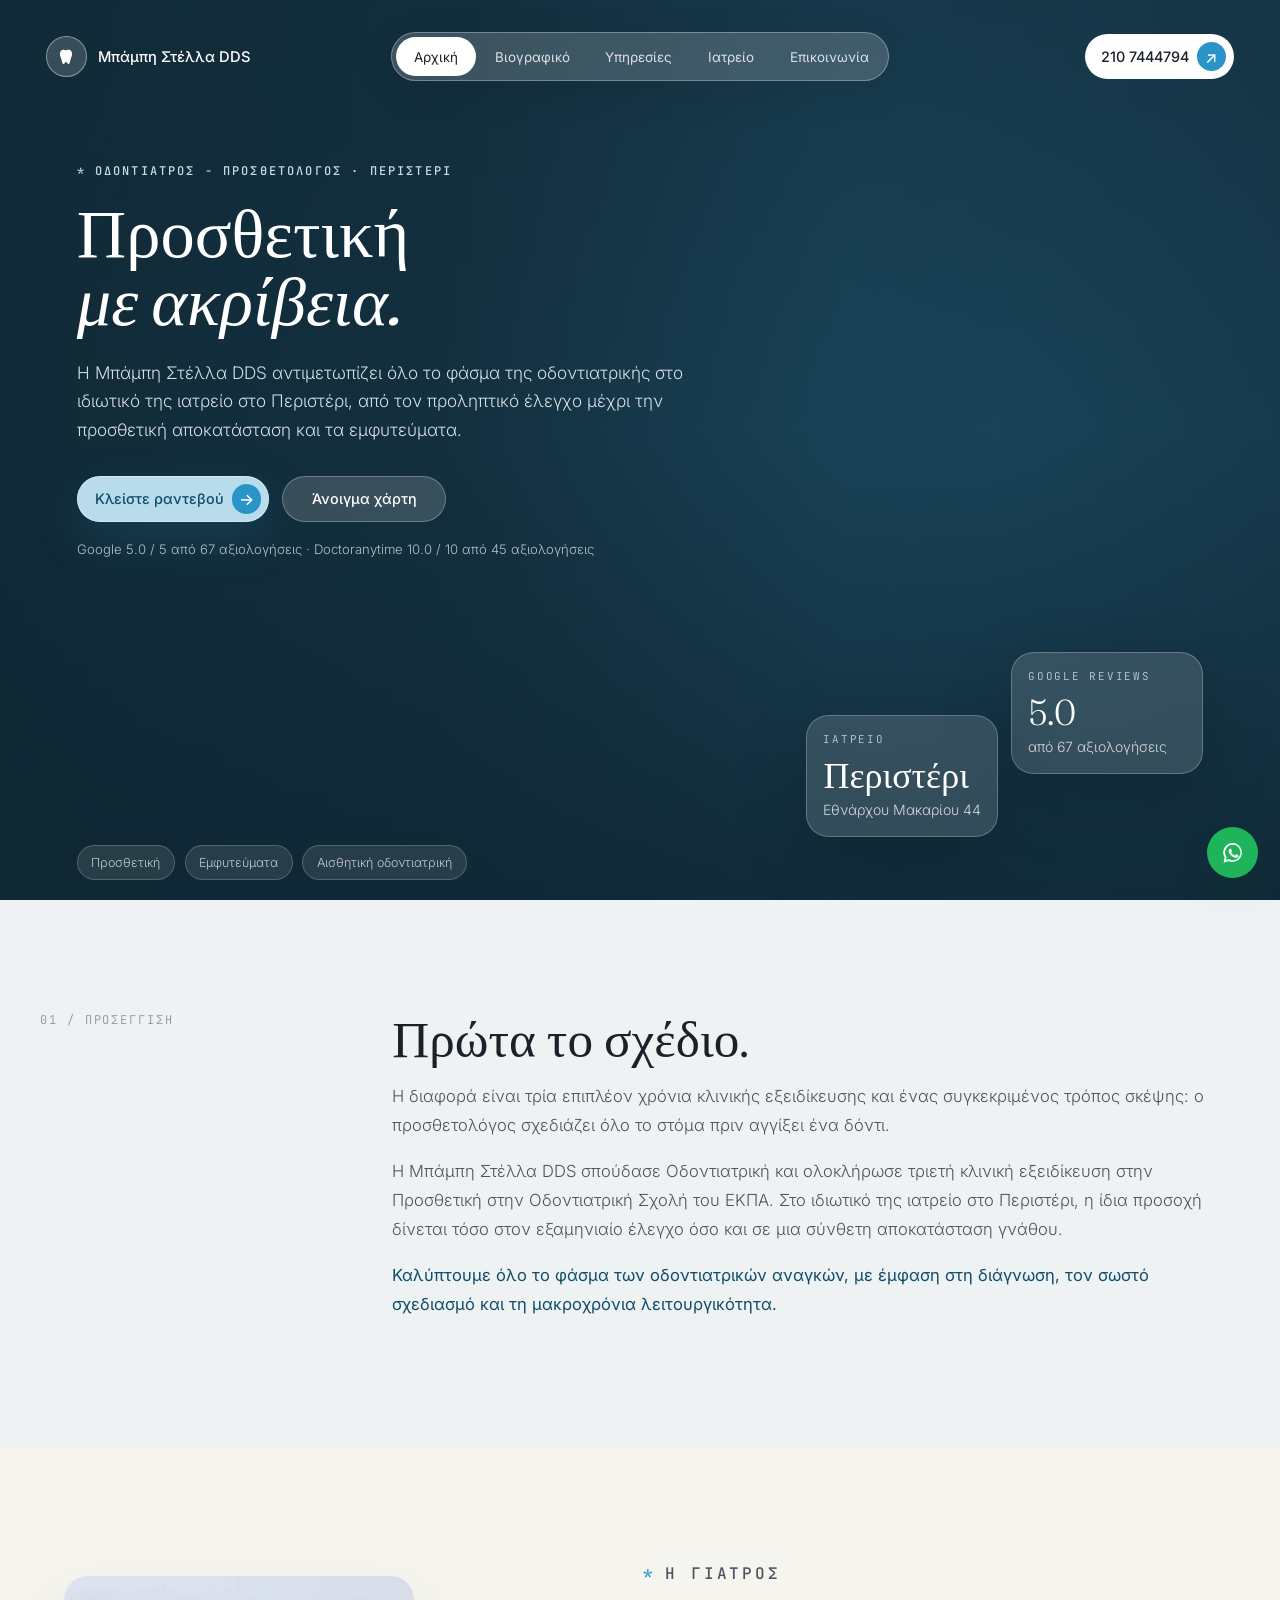
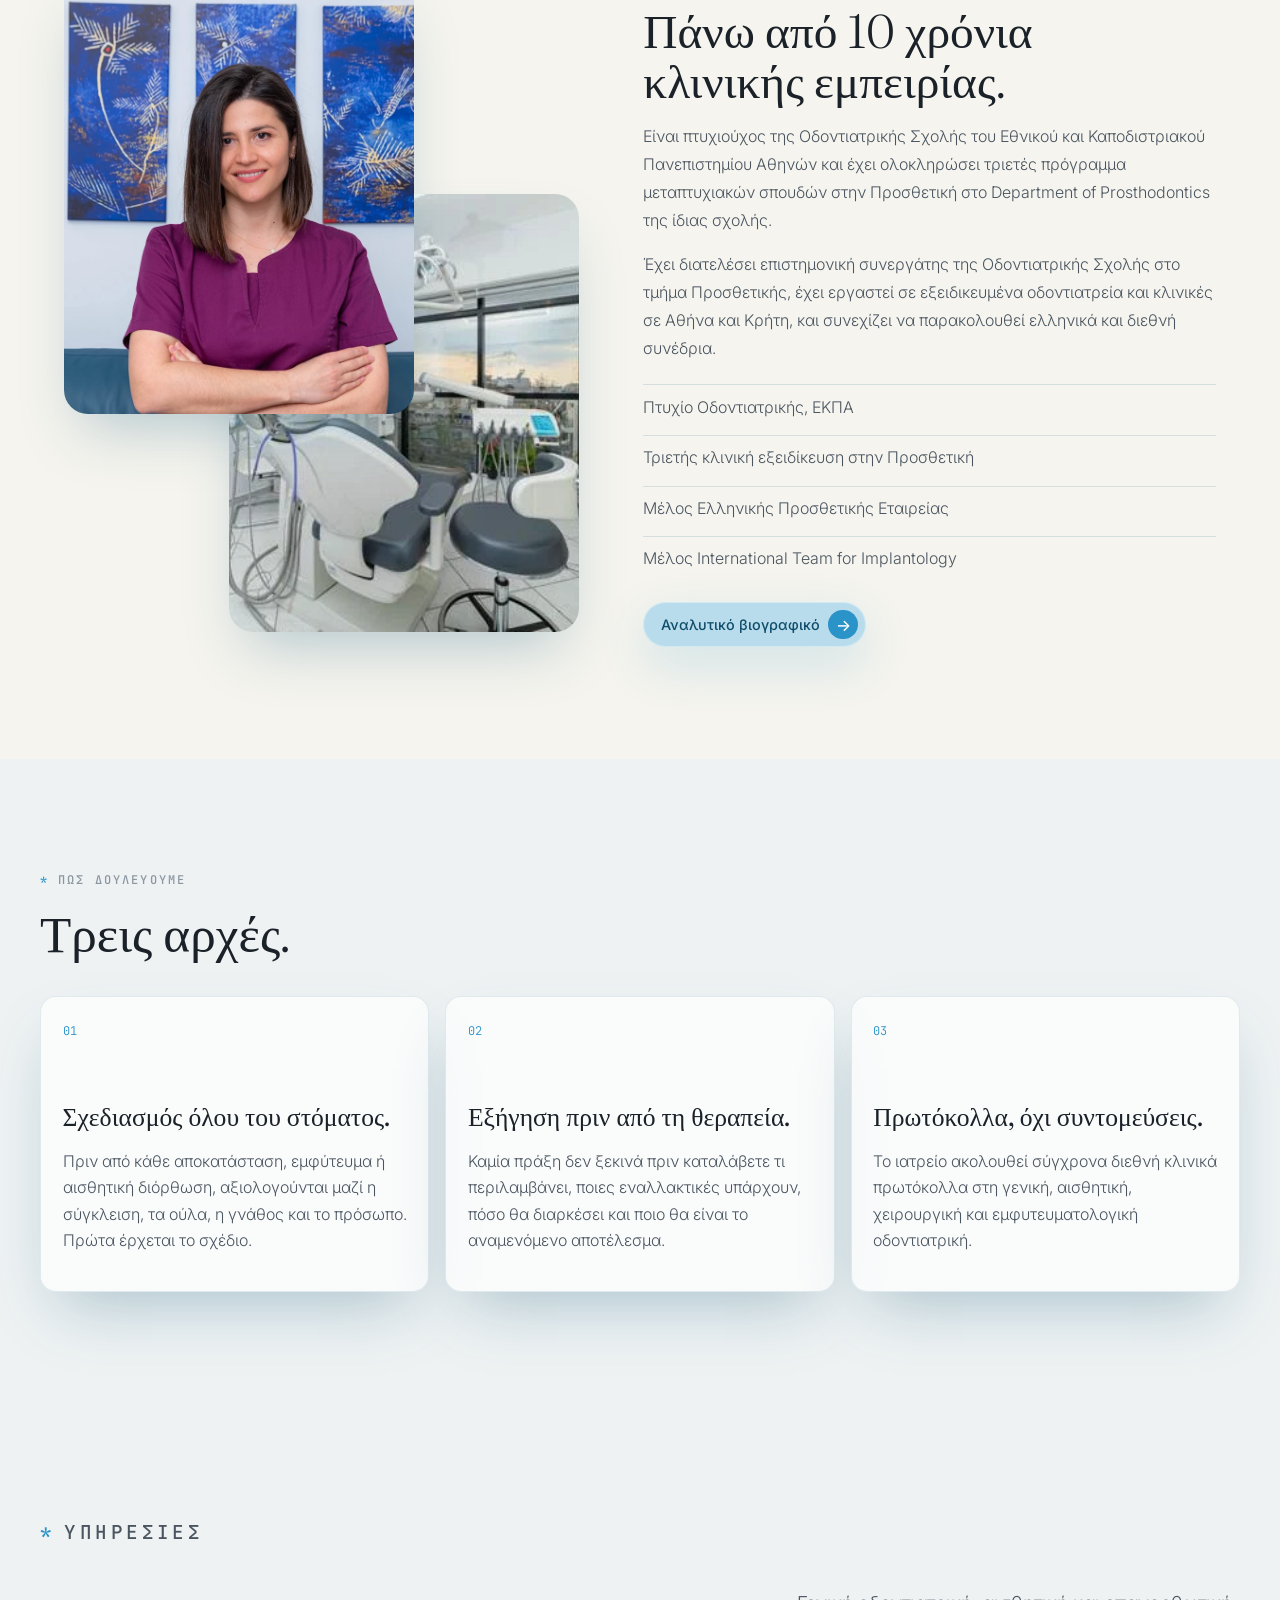
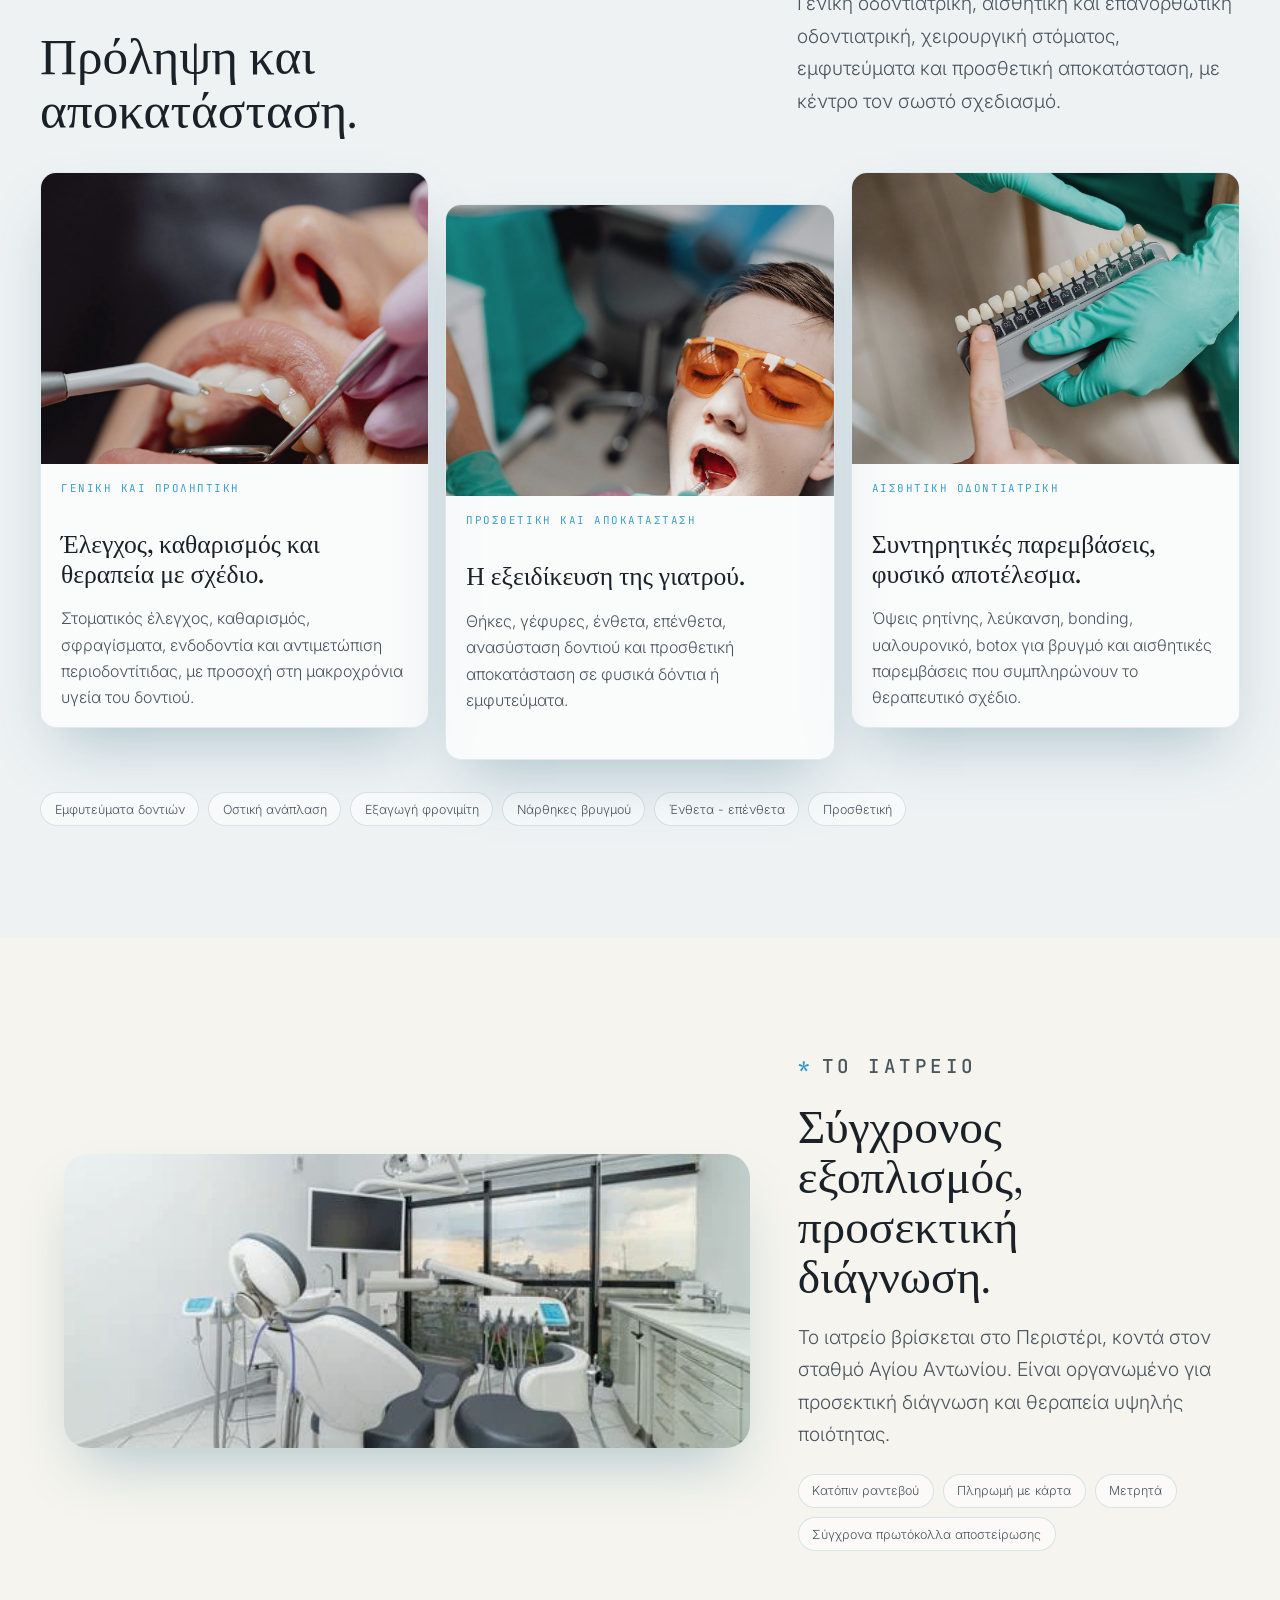
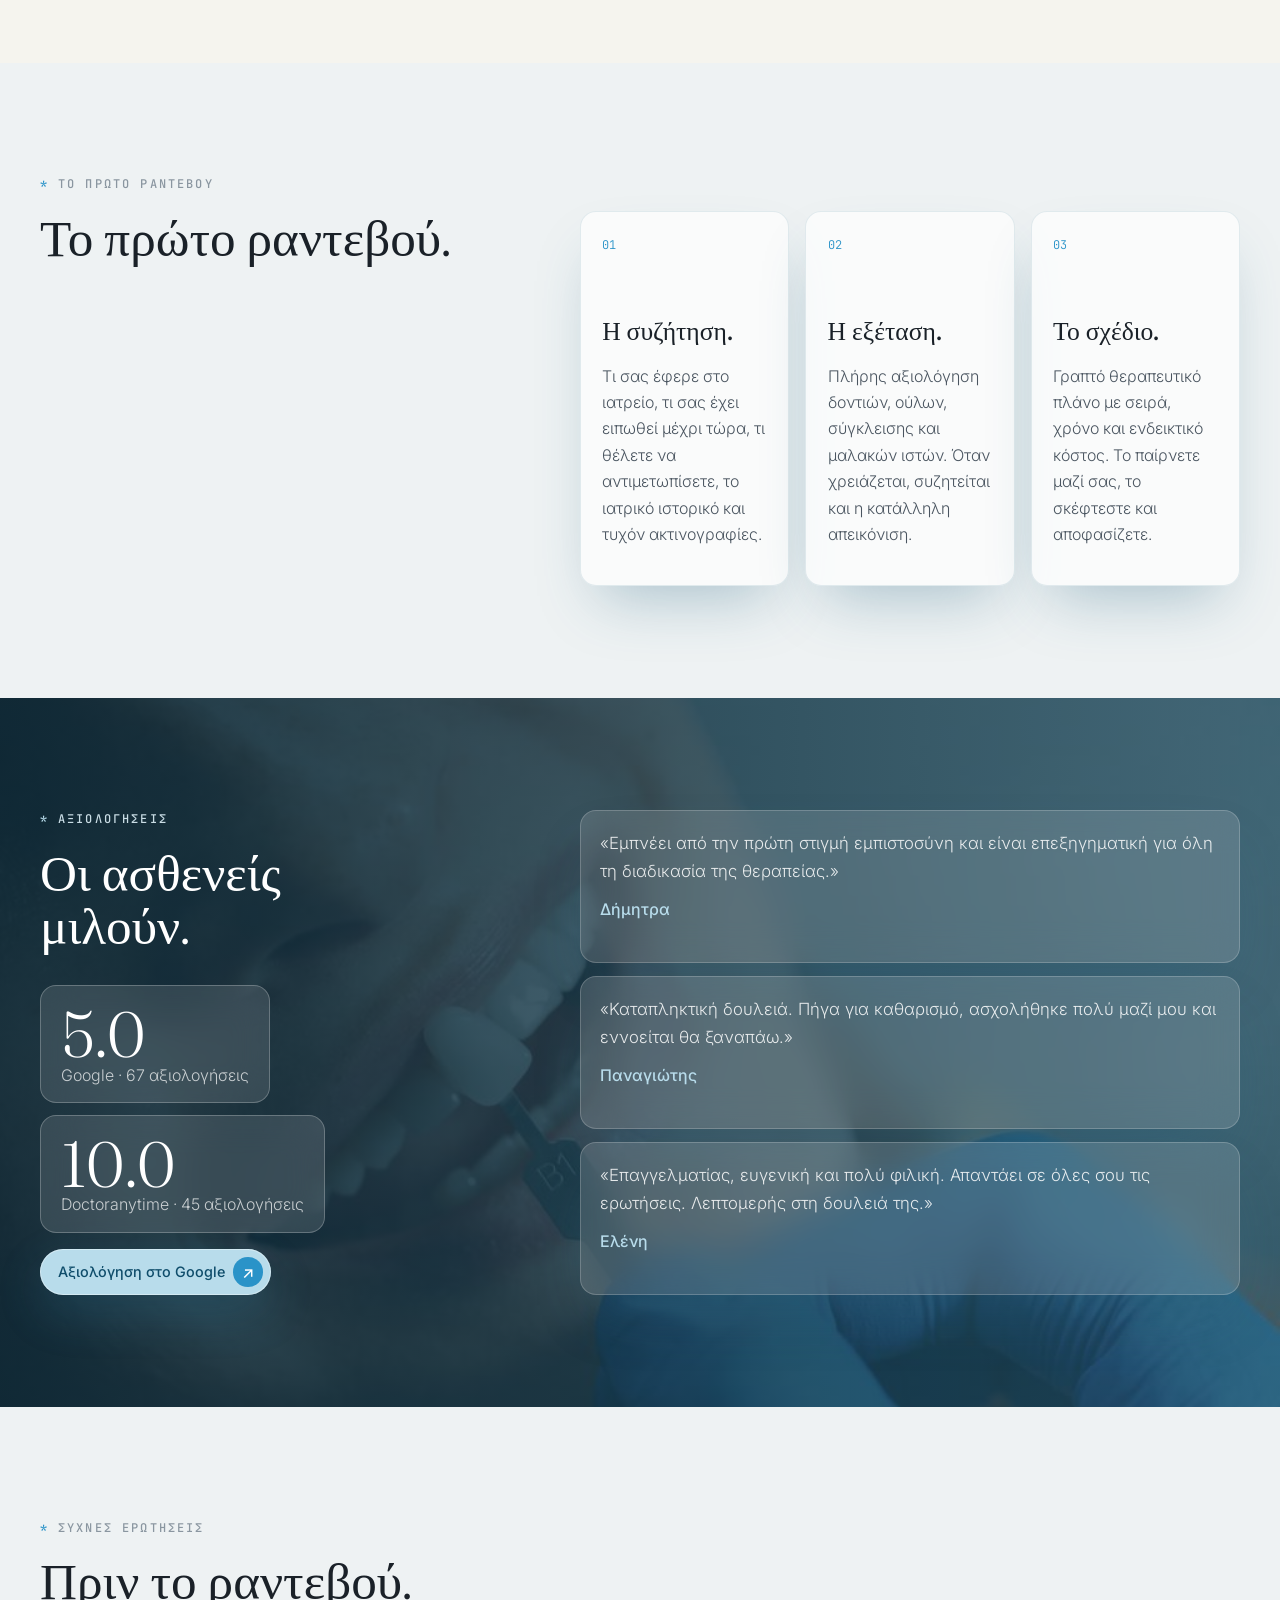
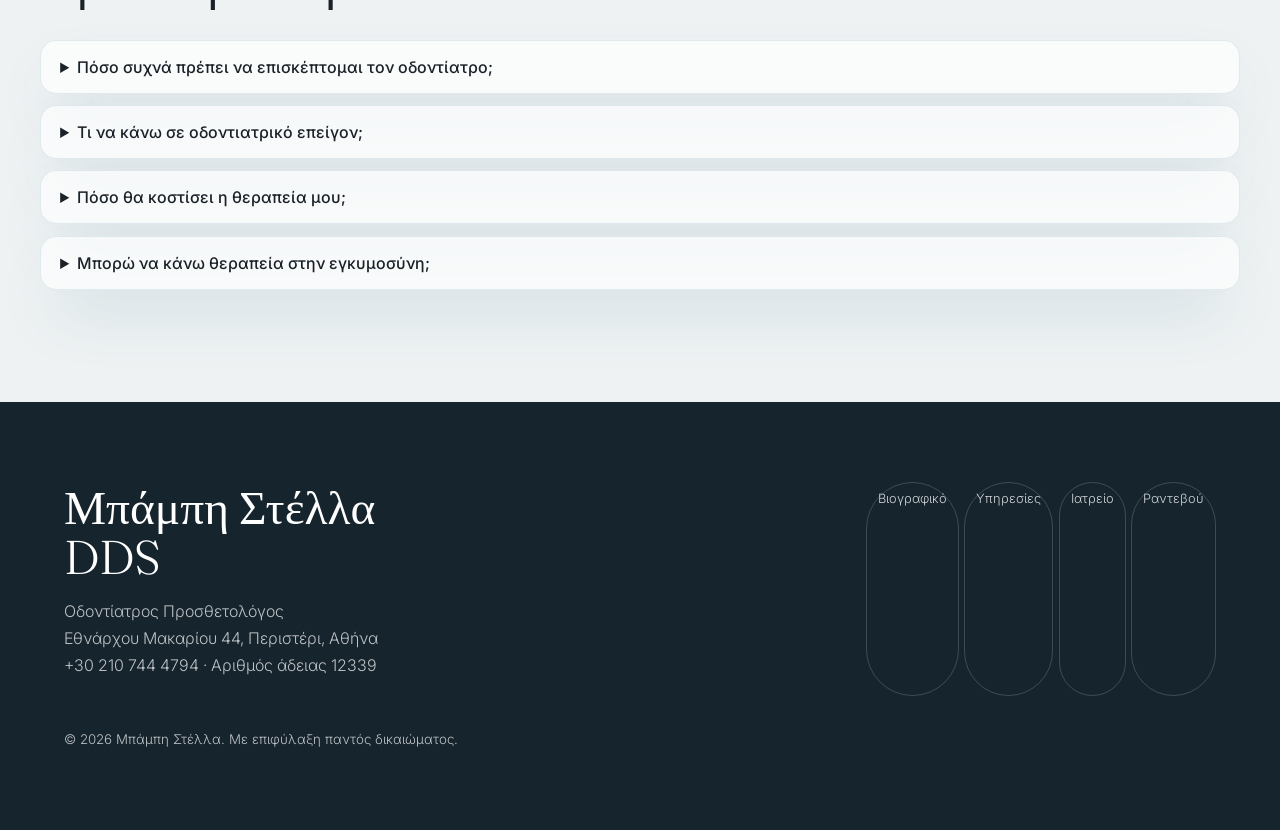
<file: index.html>
<!DOCTYPE html>
<html lang="el">
<head>
  <meta charset="UTF-8" />
  <meta name="viewport" content="width=device-width, initial-scale=1.0" />
  <title>Μπάμπη Στέλλα DDS - Οδοντίατρος Προσθετολόγος | Περιστέρι</title>
  <meta name="description" content="Η Μπάμπη Στέλλα DDS είναι Οδοντίατρος - Προσθετολόγος στο Περιστέρι, με εξειδίκευση στην προσθετική, τα εμφυτεύματα και την αισθητική οδοντιατρική." />
  <link rel="preconnect" href="https://fonts.googleapis.com">
  <link rel="preconnect" href="https://fonts.gstatic.com" crossorigin>
  <link rel="preload" href="assets/hero-prosthetics-video-small.mp4" as="video" type="video/mp4">
  <link href="https://fonts.googleapis.com/css2?family=Fraunces:ital,opsz,wght@0,9..144,300;0,9..144,400;0,9..144,500;1,9..144,400&family=Inter:wght@300;400;500;600&family=JetBrains+Mono:wght@400;500&display=swap" rel="stylesheet">
  <link rel="stylesheet" href="styles.css" />
</head>
<body>
  <main class="site-shell">
    <section class="hero" aria-labelledby="hero-title">
      <video class="hero__media" autoplay muted loop playsinline preload="auto" aria-hidden="true" data-motion-video>
        <source src="assets/hero-prosthetics-video-small.mp4" type="video/mp4" />
      </video>
      <picture class="hero__picture" aria-hidden="true">
        <img src="assets/hero-prosthetics.jpg" alt="" />
      </picture>
      <div class="hero__wash" aria-hidden="true"></div>
      <div class="hero__grain" aria-hidden="true"></div>

      <header class="topbar" aria-label="Κύρια πλοήγηση">
        <a class="brand" href="index.html" aria-label="Αρχική">
          <span class="brand__mark" aria-hidden="true">
            <svg viewBox="0 0 24 24" role="img">
              <path d="M8.7 3.4c1.2 0 2 .6 3.3.6s2.1-.6 3.3-.6c2.4 0 4 2.1 4 4.8 0 2.8-1.4 4.8-2 7.4-.5 2.2-.9 5-2.5 5-1.2 0-1.4-2.6-2.8-2.6s-1.6 2.6-2.8 2.6c-1.6 0-2-2.8-2.5-5-.6-2.6-2-4.6-2-7.4 0-2.7 1.6-4.8 4-4.8Z" />
            </svg>
          </span>
          <span class="brand__text">Μπάμπη Στέλλα DDS</span>
        </a>

        <nav class="nav-pill" aria-label="Σελίδες">
          <a class="is-active" href="index.html">Αρχική</a>
          <a href="bio.html">Βιογραφικό</a>
          <a href="#services">Υπηρεσίες</a>
          <a href="#practice">Ιατρείο</a>
          <a href="contact.html">Επικοινωνία</a>
        </nav>
        <button class="nav-toggle" type="button" aria-label="Άνοιγμα μενού" aria-expanded="false" data-nav-toggle>
          <span class="nav-toggle__label">Μενού</span>
          <span class="nav-toggle__icon" aria-hidden="true">
            <span class="nav-toggle__line"></span>
            <span class="nav-toggle__line"></span>
          </span>
        </button>

        <a class="topbar__cta" href="tel:+302107444794">
          <span>210 7444794</span>
          <span class="icon-circle" aria-hidden="true">↗</span>
        </a>
      </header>

      <div class="hero__content">
        <p class="eyebrow">Οδοντίατρος - Προσθετολόγος · Περιστέρι</p>
        <h1 id="hero-title">
          <span class="line">Προσθετική</span>
          <span class="line line--italic">με ακρίβεια.</span>
        </h1>
        <p class="hero__copy">
          Η Μπάμπη Στέλλα DDS αντιμετωπίζει όλο το φάσμα της οδοντιατρικής στο ιδιωτικό της ιατρείο στο Περιστέρι, από τον προληπτικό έλεγχο μέχρι την προσθετική αποκατάσταση και τα εμφυτεύματα.
        </p>

        <div class="hero__actions" aria-label="Κύριες ενέργειες">
          <a class="btn btn--primary" href="contact.html">
            <span>Κλείστε ραντεβού</span>
            <span class="icon-circle" aria-hidden="true">→</span>
          </a>
          <a class="btn btn--glass" href="https://www.google.com/maps/search/?api=1&query=%CE%95%CE%B8%CE%BD%CE%AC%CF%81%CF%87%CE%BF%CF%85%20%CE%9C%CE%B1%CE%BA%CE%B1%CF%81%CE%AF%CE%BF%CF%85%2044%2C%20%CE%A0%CE%B5%CF%81%CE%B9%CF%83%CF%84%CE%AD%CF%81%CE%B9%2C%20%CE%91%CE%B8%CE%AE%CE%BD%CE%B1" target="_blank" rel="noopener">Άνοιγμα χάρτη</a>
        </div>

        <p class="trust-line">
          Google 5.0 / 5 από 67 αξιολογήσεις · Doctoranytime 10.0 / 10 από 45 αξιολογήσεις
        </p>
      </div>

      <aside class="hero-card hero-card--rating" aria-label="Αξιολογήσεις ασθενών">
        <span class="hero-card__label">Google reviews</span>
        <strong>5.0</strong>
        <span>από 67 αξιολογήσεις</span>
      </aside>

      <aside class="hero-card hero-card--location" aria-label="Τοποθεσία ιατρείου">
        <span class="hero-card__label">Ιατρείο</span>
        <strong>Περιστέρι</strong>
        <span>Εθνάρχου Μακαρίου 44</span>
      </aside>

      <div class="next-hint" aria-hidden="true">
        <span>Προσθετική</span>
        <span>Εμφυτεύματα</span>
        <span>Αισθητική οδοντιατρική</span>
      </div>
    </section>

    <section class="opening-section" aria-labelledby="opening-title">
      <div class="section-inner opening-grid">
        <p class="section-index">01 / Προσέγγιση</p>
        <div>
          <h2 id="opening-title">Πρώτα το σχέδιο.</h2>
          <p class="lead">
            Η διαφορά είναι τρία επιπλέον χρόνια κλινικής εξειδίκευσης και ένας συγκεκριμένος τρόπος σκέψης: ο προσθετολόγος σχεδιάζει όλο το στόμα πριν αγγίξει ένα δόντι.
          </p>
          <p>
            Η Μπάμπη Στέλλα DDS σπούδασε Οδοντιατρική και ολοκλήρωσε τριετή κλινική εξειδίκευση στην Προσθετική στην Οδοντιατρική Σχολή του ΕΚΠΑ. Στο ιδιωτικό της ιατρείο στο Περιστέρι, η ίδια προσοχή δίνεται τόσο στον εξαμηνιαίο έλεγχο όσο και σε μια σύνθετη αποκατάσταση γνάθου.
          </p>
          <p class="quiet-line">Καλύπτουμε όλο το φάσμα των οδοντιατρικών αναγκών, με έμφαση στη διάγνωση, τον σωστό σχεδιασμό και τη μακροχρόνια λειτουργικότητα.</p>
        </div>
      </div>
    </section>

    <section class="about-section" id="about" aria-labelledby="about-title">
      <div class="about-media">
        <img class="about-media__main" src="assets/dr-stella-mpampi.webp" alt="Η Μπάμπη Στέλλα DDS στο ιατρείο της" />
        <img class="about-media__side" src="assets/practice-room.webp" alt="Ο χώρος του οδοντιατρείου στο Περιστέρι" />
      </div>
      <div class="about-copy">
        <p class="eyebrow eyebrow--dark">Η ΓΙΑΤΡΟΣ</p>
        <h2 id="about-title">Πάνω από 10 χρόνια κλινικής εμπειρίας.</h2>
        <p>
          Είναι πτυχιούχος της Οδοντιατρικής Σχολής του Εθνικού και Καποδιστριακού Πανεπιστημίου Αθηνών και έχει ολοκληρώσει τριετές πρόγραμμα μεταπτυχιακών σπουδών στην Προσθετική στο Department of Prosthodontics της ίδιας σχολής.
        </p>
        <p>
          Έχει διατελέσει επιστημονική συνεργάτης της Οδοντιατρικής Σχολής στο τμήμα Προσθετικής, έχει εργαστεί σε εξειδικευμένα οδοντιατρεία και κλινικές σε Αθήνα και Κρήτη, και συνεχίζει να παρακολουθεί ελληνικά και διεθνή συνέδρια.
        </p>
        <ul class="credential-list" aria-label="Πιστοποιήσεις">
          <li>Πτυχίο Οδοντιατρικής, ΕΚΠΑ</li>
          <li>Τριετής κλινική εξειδίκευση στην Προσθετική</li>
          <li>Μέλος Ελληνικής Προσθετικής Εταιρείας</li>
          <li>Μέλος International Team for Implantology</li>
        </ul>
        <a class="btn btn--primary about-link" href="bio.html">
          <span>Αναλυτικό βιογραφικό</span>
          <span class="icon-circle" aria-hidden="true">→</span>
        </a>
      </div>
    </section>

    <section class="principles-section" aria-labelledby="principles-title">
      <div class="section-inner">
        <p class="eyebrow eyebrow--dark">Πώς δουλεύουμε</p>
        <h2 id="principles-title">Τρεις αρχές.</h2>
        <div class="principle-grid">
          <article>
            <span>01</span>
            <h3>Σχεδιασμός όλου του στόματος.</h3>
            <p>Πριν από κάθε αποκατάσταση, εμφύτευμα ή αισθητική διόρθωση, αξιολογούνται μαζί η σύγκλειση, τα ούλα, η γνάθος και το πρόσωπο. Πρώτα έρχεται το σχέδιο.</p>
          </article>
          <article>
            <span>02</span>
            <h3>Εξήγηση πριν από τη θεραπεία.</h3>
            <p>Καμία πράξη δεν ξεκινά πριν καταλάβετε τι περιλαμβάνει, ποιες εναλλακτικές υπάρχουν, πόσο θα διαρκέσει και ποιο θα είναι το αναμενόμενο αποτέλεσμα.</p>
          </article>
          <article>
            <span>03</span>
            <h3>Πρωτόκολλα, όχι συντομεύσεις.</h3>
            <p>Το ιατρείο ακολουθεί σύγχρονα διεθνή κλινικά πρωτόκολλα στη γενική, αισθητική, χειρουργική και εμφυτευματολογική οδοντιατρική.</p>
          </article>
        </div>
      </div>
    </section>

    <section class="services-section" id="services" aria-labelledby="services-title">
      <div class="section-inner">
        <div class="section-heading">
          <p class="eyebrow eyebrow--dark">Υπηρεσίες</p>
          <h2 id="services-title">Πρόληψη και αποκατάσταση.</h2>
          <p>
            Γενική οδοντιατρική, αισθητική και επανορθωτική οδοντιατρική, χειρουργική στόματος, εμφυτεύματα και προσθετική αποκατάσταση, με κέντρο τον σωστό σχεδιασμό.
          </p>
        </div>

        <div class="service-clusters">
          <article class="service-card">
            <img src="assets/pillar-prevention.jpg" alt="Υλικά προληπτικής οδοντιατρικής" />
            <span>Γενική και προληπτική</span>
            <h3>Έλεγχος, καθαρισμός και θεραπεία με σχέδιο.</h3>
            <p>Στοματικός έλεγχος, καθαρισμός, σφραγίσματα, ενδοδοντία και αντιμετώπιση περιοδοντίτιδας, με προσοχή στη μακροχρόνια υγεία του δοντιού.</p>
          </article>
          <article class="service-card service-card--featured">
            <img src="assets/pillar-restoration.jpg" alt="Προσθετική αποκατάσταση δοντιών" />
            <span>Προσθετική και αποκατάσταση</span>
            <h3>Η εξειδίκευση της γιατρού.</h3>
            <p>Θήκες, γέφυρες, ένθετα, επένθετα, ανασύσταση δοντιού και προσθετική αποκατάσταση σε φυσικά δόντια ή εμφυτεύματα.</p>
          </article>
          <article class="service-card">
            <img src="assets/pillar-aesthetic.jpg" alt="Αισθητική οδοντιατρική και προσθετική λεπτομέρεια" />
            <span>Αισθητική οδοντιατρική</span>
            <h3>Συντηρητικές παρεμβάσεις, φυσικό αποτέλεσμα.</h3>
            <p>Όψεις ρητίνης, λεύκανση, bonding, υαλουρονικό, botox για βρυγμό και αισθητικές παρεμβάσεις που συμπληρώνουν το θεραπευτικό σχέδιο.</p>
          </article>
        </div>

        <div class="treatment-list" aria-label="Ενδεικτικές θεραπείες">
          <span>Εμφυτεύματα δοντιών</span>
          <span>Οστική ανάπλαση</span>
          <span>Εξαγωγή φρονιμίτη</span>
          <span>Νάρθηκες βρυγμού</span>
          <span>Ένθετα - επένθετα</span>
          <span>Προσθετική</span>
        </div>
      </div>
    </section>

    <section class="practice-section" id="practice" aria-labelledby="practice-title">
      <div class="practice-image">
        <img src="assets/practice-room.webp" alt="Η οδοντιατρική έδρα και ο χώρος του ιατρείου" />
      </div>
      <div class="practice-copy">
        <p class="eyebrow eyebrow--dark">Το ιατρείο</p>
        <h2 id="practice-title">Σύγχρονος εξοπλισμός, προσεκτική διάγνωση.</h2>
        <p>
          Το ιατρείο βρίσκεται στο Περιστέρι, κοντά στον σταθμό Αγίου Αντωνίου. Είναι οργανωμένο για προσεκτική διάγνωση και θεραπεία υψηλής ποιότητας.
        </p>
        <div class="detail-grid">
          <span>Κατόπιν ραντεβού</span>
          <span>Πληρωμή με κάρτα</span>
          <span>Μετρητά</span>
          <span>Σύγχρονα πρωτόκολλα αποστείρωσης</span>
        </div>
      </div>
    </section>

    <section class="visit-section" aria-labelledby="visit-title">
      <div class="section-inner visit-grid">
        <div>
          <p class="eyebrow eyebrow--dark">Το πρώτο ραντεβού</p>
          <h2 id="visit-title">Το πρώτο ραντεβού.</h2>
        </div>
        <div class="visit-steps">
          <article>
            <span>01</span>
            <h3>Η συζήτηση.</h3>
            <p>Τι σας έφερε στο ιατρείο, τι σας έχει ειπωθεί μέχρι τώρα, τι θέλετε να αντιμετωπίσετε, το ιατρικό ιστορικό και τυχόν ακτινογραφίες.</p>
          </article>
          <article>
            <span>02</span>
            <h3>Η εξέταση.</h3>
            <p>Πλήρης αξιολόγηση δοντιών, ούλων, σύγκλεισης και μαλακών ιστών. Όταν χρειάζεται, συζητείται και η κατάλληλη απεικόνιση.</p>
          </article>
          <article>
            <span>03</span>
            <h3>Το σχέδιο.</h3>
            <p>Γραπτό θεραπευτικό πλάνο με σειρά, χρόνο και ενδεικτικό κόστος. Το παίρνετε μαζί σας, το σκέφτεστε και αποφασίζετε.</p>
          </article>
        </div>
      </div>
    </section>

    <section class="reviews-section" aria-labelledby="reviews-title">
      <div class="section-inner reviews-grid">
        <div>
          <p class="eyebrow">Αξιολογήσεις</p>
          <h2 id="reviews-title">Οι ασθενείς μιλούν.</h2>
          <div class="review-score">
            <strong>5.0</strong>
            <span>Google · 67 αξιολογήσεις</span>
          </div>
          <div class="review-score review-score--secondary">
            <strong>10.0</strong>
            <span>Doctoranytime · 45 αξιολογήσεις</span>
          </div>
          <a class="btn btn--primary review-link" href="https://www.google.com/maps/search/?api=1&query=%CE%9C%CF%80%CE%AC%CE%BC%CF%80%CE%B7%20%CE%A3%CF%84%CE%AD%CE%BB%CE%BB%CE%B1%20DDS%20%CE%95%CE%B8%CE%BD%CE%AC%CF%81%CF%87%CE%BF%CF%85%20%CE%9C%CE%B1%CE%BA%CE%B1%CF%81%CE%AF%CE%BF%CF%85%2044%20%CE%A0%CE%B5%CF%81%CE%B9%CF%83%CF%84%CE%AD%CF%81%CE%B9" target="_blank" rel="noopener">
            <span>Αξιολόγηση στο Google</span>
            <span class="icon-circle" aria-hidden="true">↗</span>
          </a>
        </div>
        <div class="quote-list">
          <blockquote>
            <p>«Εμπνέει από την πρώτη στιγμή εμπιστοσύνη και είναι επεξηγηματική για όλη τη διαδικασία της θεραπείας.»</p>
            <cite>Δήμητρα</cite>
          </blockquote>
          <blockquote>
            <p>«Καταπληκτική δουλειά. Πήγα για καθαρισμό, ασχολήθηκε πολύ μαζί μου και εννοείται θα ξαναπάω.»</p>
            <cite>Παναγιώτης</cite>
          </blockquote>
          <blockquote>
            <p>«Επαγγελματίας, ευγενική και πολύ φιλική. Απαντάει σε όλες σου τις ερωτήσεις. Λεπτομερής στη δουλειά της.»</p>
            <cite>Ελένη</cite>
          </blockquote>
        </div>
      </div>
    </section>

    <section class="faq-section" aria-labelledby="faq-title">
      <div class="section-inner">
        <p class="eyebrow eyebrow--dark">Συχνές ερωτήσεις</p>
        <h2 id="faq-title">Πριν το ραντεβού.</h2>
        <div class="faq-list">
          <details>
            <summary>Πόσο συχνά πρέπει να επισκέπτομαι τον οδοντίατρο;</summary>
            <p>Συνήθως ένας προληπτικός έλεγχος και καθαρισμός κάθε έξι μήνες βοηθά να εντοπίζονται έγκαιρα τερηδόνες, ουλίτιδα, περιοδοντικά προβλήματα ή φθορές σε παλιές αποκαταστάσεις. Σε ασθενείς με περιοδοντίτιδα, εμφυτεύματα ή έντονο βρυγμό, το διάστημα μπορεί να είναι μικρότερο.</p>
          </details>
          <details>
            <summary>Τι να κάνω σε οδοντιατρικό επείγον;</summary>
            <p>Καλέστε άμεσα το ιατρείο, ειδικά αν υπάρχει έντονος πόνος, πρήξιμο, τραυματισμός, σπασμένο δόντι ή αποκόλληση προσθετικής εργασίας. Αν υπάρχει δυσκολία στην αναπνοή, πυρετός ή γρήγορα αυξανόμενο οίδημα, απευθυνθείτε σε εφημερεύον νοσοκομείο.</p>
          </details>
          <details>
            <summary>Πόσο θα κοστίσει η θεραπεία μου;</summary>
            <p>Μετά την πρώτη επίσκεψη λαμβάνετε θεραπευτικό πλάνο με ενδεικτικό κόστος, πριν ξεκινήσει οποιαδήποτε πράξη.</p>
          </details>
          <details>
            <summary>Μπορώ να κάνω θεραπεία στην εγκυμοσύνη;</summary>
            <p>Ναι, όταν υπάρχει ανάγκη. Ο έλεγχος, η αντιμετώπιση πόνου, τα σφραγίσματα και η θεραπεία των ούλων μπορούν να γίνουν με την κατάλληλη προσαρμογή. Η λεύκανση αναβάλλεται για μετά την εγκυμοσύνη και τον θηλασμό.</p>
          </details>
        </div>
      </div>
    </section>
  </main>

  <footer class="site-footer">
    <div>
      <h2>Μπάμπη Στέλλα DDS</h2>
      <p>Οδοντίατρος Προσθετολόγος<br>Εθνάρχου Μακαρίου 44, Περιστέρι, Αθήνα<br>+30 210 744 4794 · Αριθμός άδειας 12339</p>
    </div>
    <nav aria-label="Πλοήγηση υποσέλιδου">
      <a href="bio.html">Βιογραφικό</a>
      <a href="#services">Υπηρεσίες</a>
      <a href="#practice">Ιατρείο</a>
      <a href="contact.html">Ραντεβού</a>
    </nav>
    <small>© 2026 Μπάμπη Στέλλα. Με επιφύλαξη παντός δικαιώματος.</small>
  </footer>

  <a class="whatsapp-float" href="https://wa.me/302107444794" target="_blank" rel="noopener" aria-label="WhatsApp">
    <svg viewBox="0 0 24 24" aria-hidden="true">
      <path d="M12.04 3.5a8.28 8.28 0 0 0-7.1 12.55L4 20.5l4.56-1.07A8.27 8.27 0 1 0 12.04 3.5Zm0 1.55a6.72 6.72 0 1 1 0 13.44 6.8 6.8 0 0 1-3.25-.84l-.28-.15-2.5.59.52-2.45-.17-.28a6.72 6.72 0 0 1 5.68-10.31Zm-2.36 3.4c-.14 0-.37.05-.56.27-.19.22-.74.72-.74 1.75s.76 2.03.86 2.17c.11.14 1.47 2.35 3.65 3.2 1.8.7 2.17.56 2.56.53.39-.04 1.27-.52 1.45-1.02.18-.5.18-.93.12-1.02-.05-.09-.19-.14-.4-.25-.21-.1-1.27-.63-1.47-.7-.19-.07-.33-.1-.47.11-.14.21-.54.7-.66.84-.12.14-.25.16-.46.05-.21-.1-.9-.33-1.71-1.05-.63-.57-1.06-1.27-1.18-1.48-.12-.21-.01-.33.09-.43.09-.09.21-.25.32-.37.1-.12.14-.21.21-.35.07-.14.04-.26-.02-.37-.05-.1-.47-1.14-.65-1.56-.17-.41-.35-.36-.49-.36h-.42Z" />
    </svg>
  </a>

  <script src="script.js"></script>
</body>
</html>
</file>
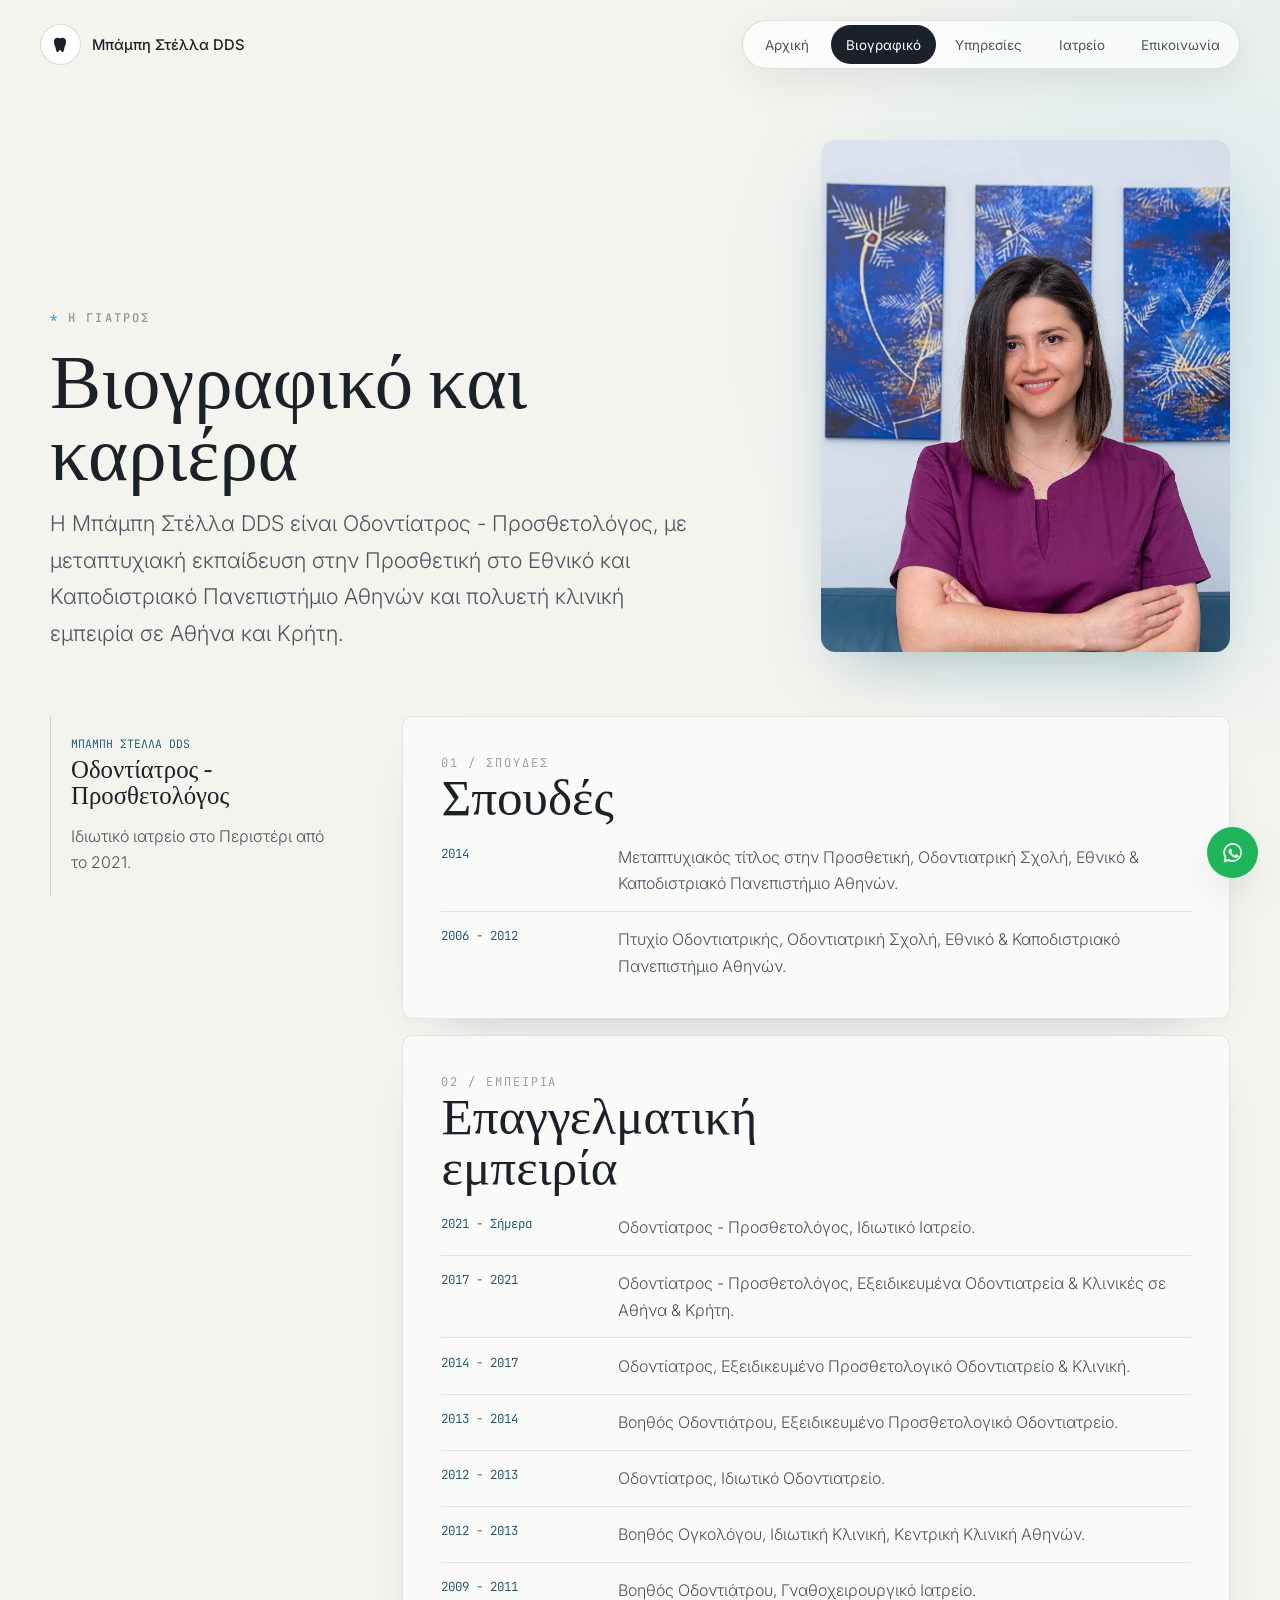
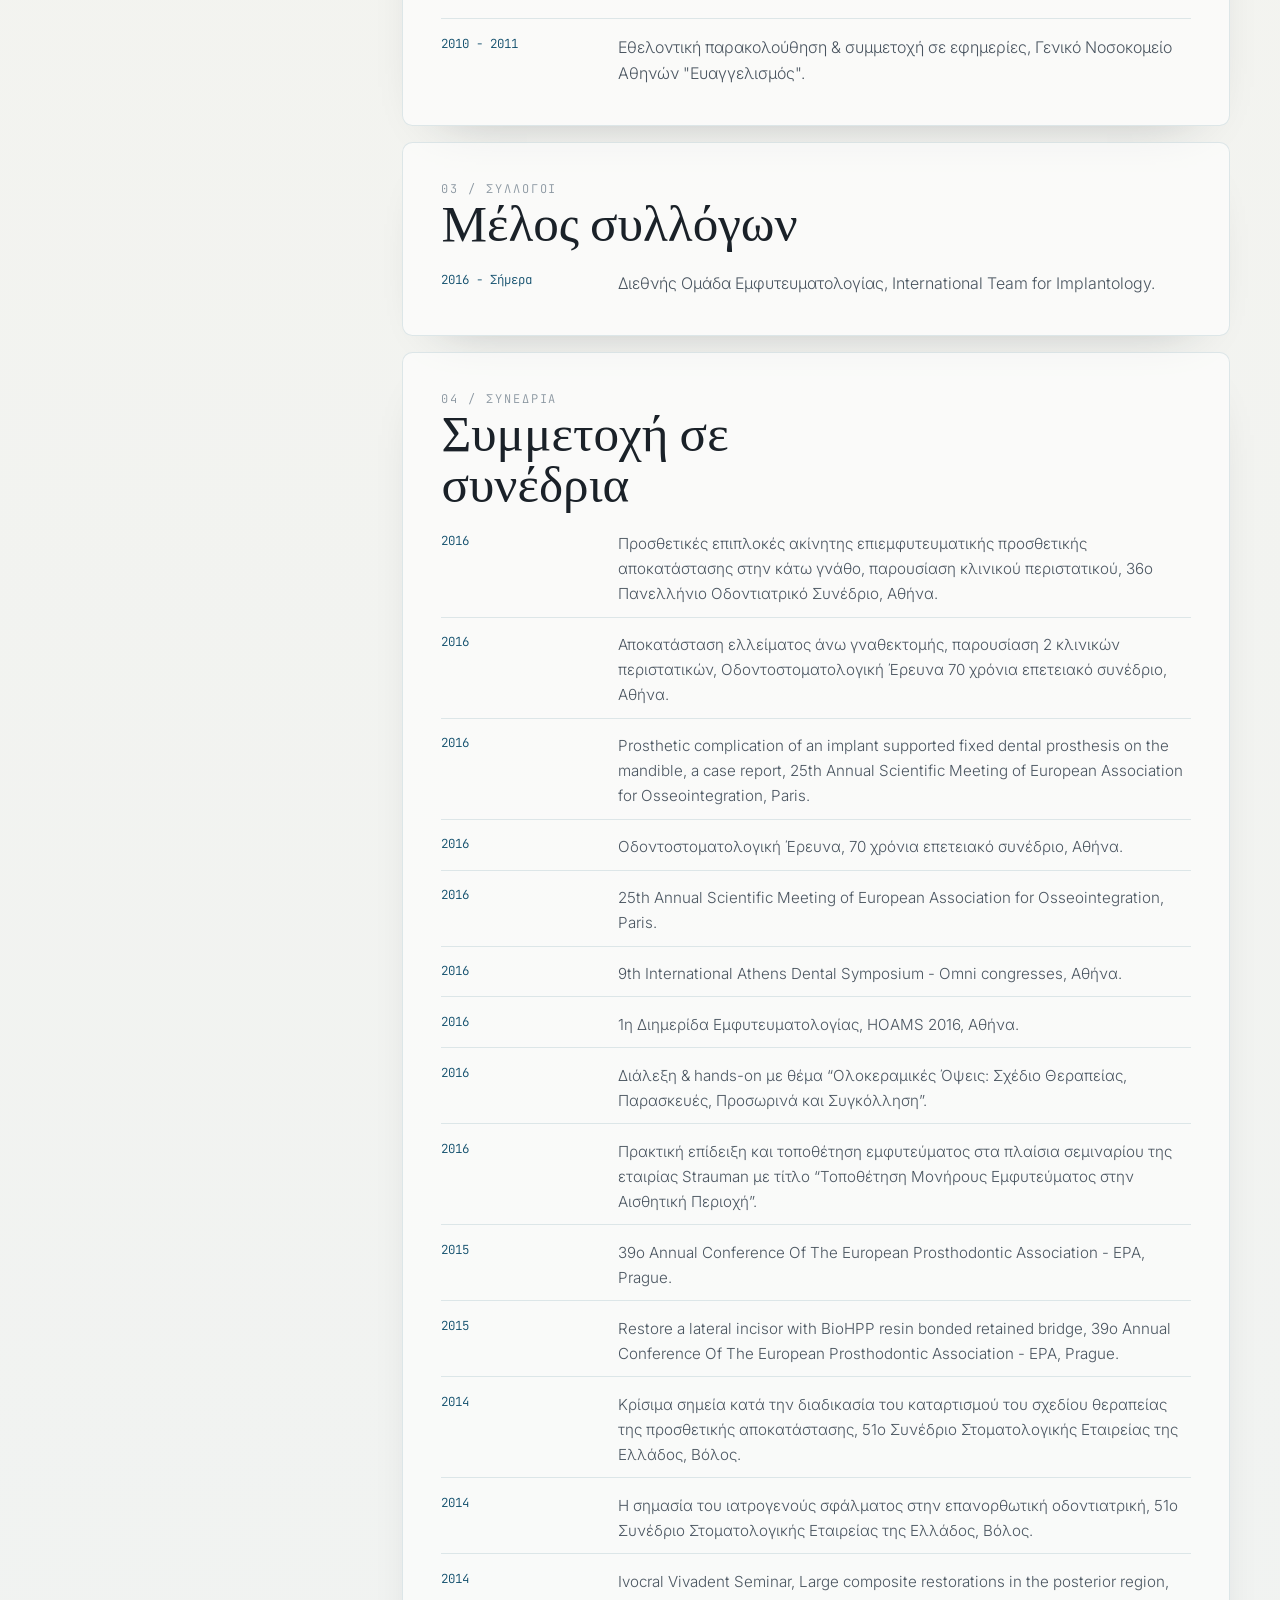
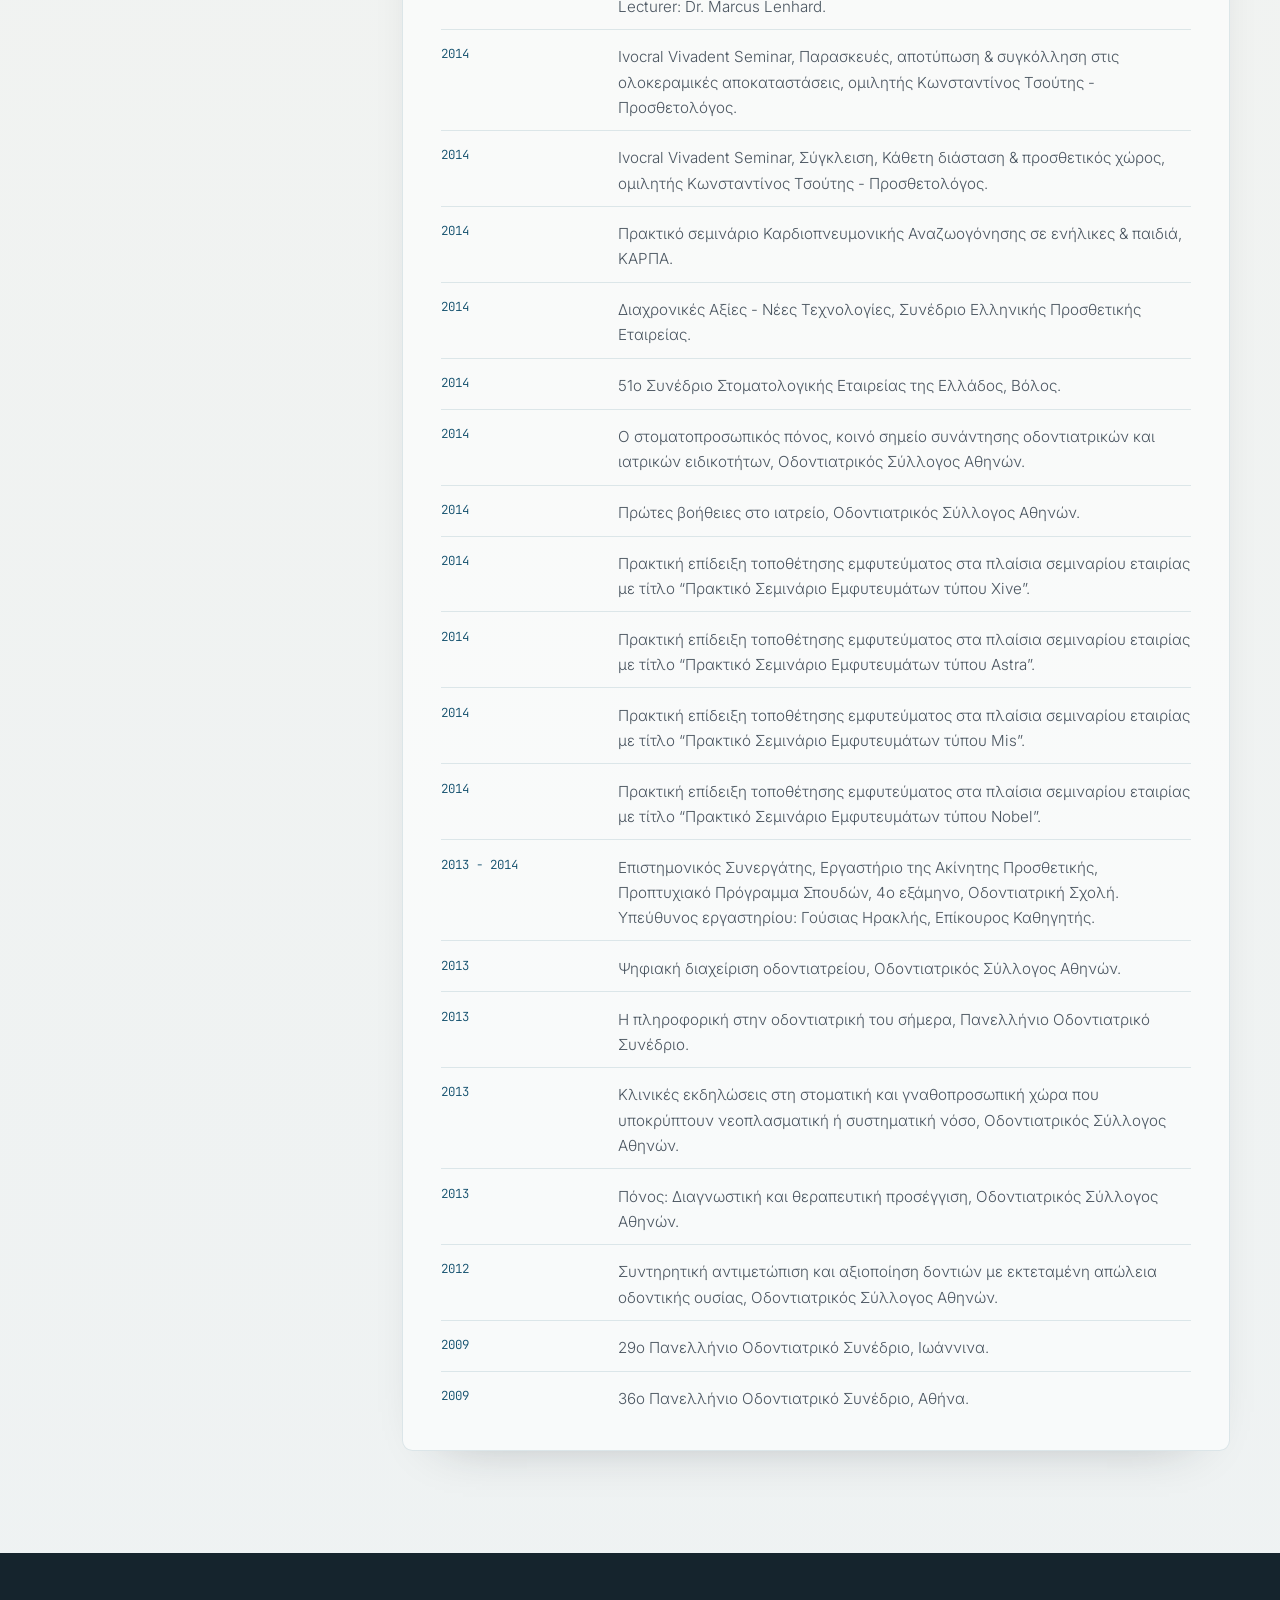
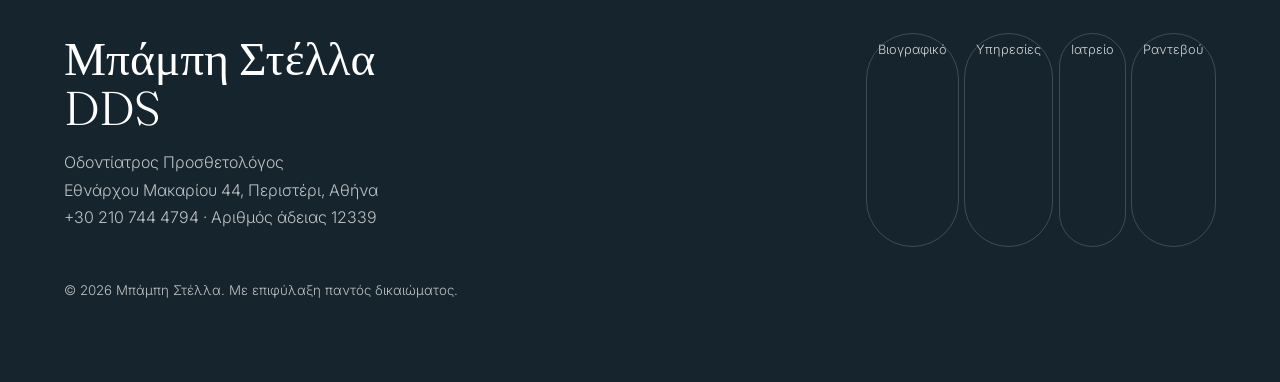
<file: bio.html>
<!DOCTYPE html>
<html lang="el">
<head>
  <meta charset="UTF-8" />
  <meta name="viewport" content="width=device-width, initial-scale=1.0" />
  <title>Βιογραφικό | Μπάμπη Στέλλα DDS</title>
  <meta name="description" content="Το βιογραφικό της Μπάμπη Στέλλα DDS, Οδοντιάτρου - Προσθετολόγου στο Περιστέρι: σπουδές, επαγγελματική εμπειρία, επιστημονική δραστηριότητα και συνέδρια." />
  <link rel="preconnect" href="https://fonts.googleapis.com">
  <link rel="preconnect" href="https://fonts.gstatic.com" crossorigin>
  <link href="https://fonts.googleapis.com/css2?family=Fraunces:ital,opsz,wght@0,9..144,300;0,9..144,400;0,9..144,500;1,9..144,400&family=Inter:wght@300;400;500;600&family=JetBrains+Mono:wght@400;500&display=swap" rel="stylesheet">
  <link rel="stylesheet" href="styles.css" />
</head>
<body class="bio-page">
  <header class="contact-header">
    <a class="brand brand--dark" href="index.html" aria-label="Αρχική">
      <span class="brand__mark" aria-hidden="true">
        <svg viewBox="0 0 24 24" role="img">
          <path d="M8.7 3.4c1.2 0 2 .6 3.3.6s2.1-.6 3.3-.6c2.4 0 4 2.1 4 4.8 0 2.8-1.4 4.8-2 7.4-.5 2.2-.9 5-2.5 5-1.2 0-1.4-2.6-2.8-2.6s-1.6 2.6-2.8 2.6c-1.6 0-2-2.8-2.5-5-.6-2.6-2-4.6-2-7.4 0-2.7 1.6-4.8 4-4.8Z" />
        </svg>
      </span>
      <span class="brand__text">Μπάμπη Στέλλα DDS</span>
    </a>
    <nav class="nav-pill nav-pill--light" aria-label="Σελίδες">
      <a href="index.html">Αρχική</a>
      <a class="is-active" href="bio.html">Βιογραφικό</a>
      <a href="index.html#services">Υπηρεσίες</a>
      <a href="index.html#practice">Ιατρείο</a>
      <a href="contact.html">Επικοινωνία</a>
    </nav>
    <button class="nav-toggle nav-toggle--dark" type="button" aria-label="Άνοιγμα μενού" aria-expanded="false" data-nav-toggle>
      <span class="nav-toggle__label">Μενού</span>
      <span class="nav-toggle__icon" aria-hidden="true">
        <span class="nav-toggle__line"></span>
        <span class="nav-toggle__line"></span>
      </span>
    </button>
  </header>

  <main>
    <section class="bio-hero" aria-labelledby="bio-title">
      <div class="bio-hero__copy">
        <p class="eyebrow eyebrow--dark">Η γιατρός</p>
        <h1 id="bio-title">Βιογραφικό και καριέρα</h1>
        <p>
          Η Μπάμπη Στέλλα DDS είναι Οδοντίατρος - Προσθετολόγος, με μεταπτυχιακή εκπαίδευση στην Προσθετική στο Εθνικό και Καποδιστριακό Πανεπιστήμιο Αθηνών και πολυετή κλινική εμπειρία σε Αθήνα και Κρήτη.
        </p>
      </div>
      <div class="bio-hero__media">
        <img src="assets/dr-stella-mpampi.webp" alt="Η Μπάμπη Στέλλα DDS" />
      </div>
    </section>

    <section class="bio-layout" aria-label="Αναλυτικό βιογραφικό">
      <aside class="bio-aside">
        <span>Μπάμπη Στέλλα DDS</span>
        <strong>Οδοντίατρος - Προσθετολόγος</strong>
        <p>Ιδιωτικό ιατρείο στο Περιστέρι από το 2021.</p>
      </aside>

      <div class="bio-content">
        <section class="bio-section" aria-labelledby="studies-title">
          <p class="section-index">01 / Σπουδές</p>
          <h2 id="studies-title">Σπουδές</h2>
          <ul class="bio-list">
            <li>
              <span>2014</span>
              <p>Μεταπτυχιακός τίτλος στην Προσθετική, Οδοντιατρική Σχολή, Εθνικό & Καποδιστριακό Πανεπιστήμιο Αθηνών.</p>
            </li>
            <li>
              <span>2006 - 2012</span>
              <p>Πτυχίο Οδοντιατρικής, Οδοντιατρική Σχολή, Εθνικό & Καποδιστριακό Πανεπιστήμιο Αθηνών.</p>
            </li>
          </ul>
        </section>

        <section class="bio-section" aria-labelledby="experience-title">
          <p class="section-index">02 / Εμπειρία</p>
          <h2 id="experience-title">Επαγγελματική εμπειρία</h2>
          <ul class="bio-list">
            <li><span>2021 - Σήμερα</span><p>Οδοντίατρος - Προσθετολόγος, Ιδιωτικό Ιατρείο.</p></li>
            <li><span>2017 - 2021</span><p>Οδοντίατρος - Προσθετολόγος, Εξειδικευμένα Οδοντιατρεία & Κλινικές σε Αθήνα & Κρήτη.</p></li>
            <li><span>2014 - 2017</span><p>Οδοντίατρος, Εξειδικευμένο Προσθετολογικό Οδοντιατρείο & Κλινική.</p></li>
            <li><span>2013 - 2014</span><p>Βοηθός Οδοντιάτρου, Εξειδικευμένο Προσθετολογικό Οδοντιατρείο.</p></li>
            <li><span>2012 - 2013</span><p>Οδοντίατρος, Ιδιωτικό Οδοντιατρείο.</p></li>
            <li><span>2012 - 2013</span><p>Βοηθός Ογκολόγου, Ιδιωτική Κλινική, Κεντρική Κλινική Αθηνών.</p></li>
            <li><span>2009 - 2011</span><p>Βοηθός Οδοντιάτρου, Γναθοχειρουργικό Ιατρείο.</p></li>
            <li><span>2010 - 2011</span><p>Εθελοντική παρακολούθηση & συμμετοχή σε εφημερίες, Γενικό Νοσοκομείο Αθηνών "Ευαγγελισμός".</p></li>
          </ul>
        </section>

        <section class="bio-section" aria-labelledby="memberships-title">
          <p class="section-index">03 / Σύλλογοι</p>
          <h2 id="memberships-title">Μέλος συλλόγων</h2>
          <ul class="bio-list">
            <li>
              <span>2016 - Σήμερα</span>
              <p>Διεθνής Ομάδα Εμφυτευματολογίας, International Team for Implantology.</p>
            </li>
          </ul>
        </section>

        <section class="bio-section" aria-labelledby="conferences-title">
          <p class="section-index">04 / Συνέδρια</p>
          <h2 id="conferences-title">Συμμετοχή σε συνέδρια</h2>
          <ul class="bio-list bio-list--dense">
            <li><span>2016</span><p>Προσθετικές επιπλοκές ακίνητης επιεμφυτευματικής προσθετικής αποκατάστασης στην κάτω γνάθο, παρουσίαση κλινικού περιστατικού, 36ο Πανελλήνιο Οδοντιατρικό Συνέδριο, Αθήνα.</p></li>
            <li><span>2016</span><p>Αποκατάσταση ελλείματος άνω γναθεκτομής, παρουσίαση 2 κλινικών περιστατικών, Οδοντοστοματολογική Έρευνα 70 χρόνια επετειακό συνέδριο, Αθήνα.</p></li>
            <li><span>2016</span><p>Prosthetic complication of an implant supported fixed dental prosthesis on the mandible, a case report, 25th Annual Scientific Meeting of European Association for Osseointegration, Paris.</p></li>
            <li><span>2016</span><p>Οδοντοστοματολογική Έρευνα, 70 χρόνια επετειακό συνέδριο, Αθήνα.</p></li>
            <li><span>2016</span><p>25th Annual Scientific Meeting of European Association for Osseointegration, Paris.</p></li>
            <li><span>2016</span><p>9th International Athens Dental Symposium - Omni congresses, Αθήνα.</p></li>
            <li><span>2016</span><p>1η Διημερίδα Εμφυτευματολογίας, HOAMS 2016, Αθήνα.</p></li>
            <li><span>2016</span><p>Διάλεξη & hands-on με θέμα “Ολοκεραμικές Όψεις: Σχέδιο Θεραπείας, Παρασκευές, Προσωρινά και Συγκόλληση”.</p></li>
            <li><span>2016</span><p>Πρακτική επίδειξη και τοποθέτηση εμφυτεύματος στα πλαίσια σεμιναρίου της εταιρίας Strauman με τίτλο “Τοποθέτηση Μονήρους Εμφυτεύματος στην Αισθητική Περιοχή”.</p></li>
            <li><span>2015</span><p>39ο Annual Conference Of The European Prosthodontic Association - EPA, Prague.</p></li>
            <li><span>2015</span><p>Restore a lateral incisor with BioHPP resin bonded retained bridge, 39ο Annual Conference Of The European Prosthodontic Association - EPA, Prague.</p></li>
            <li><span>2014</span><p>Κρίσιμα σημεία κατά την διαδικασία του καταρτισμού του σχεδίου θεραπείας της προσθετικής αποκατάστασης, 51ο Συνέδριο Στοματολογικής Εταιρείας της Ελλάδος, Βόλος.</p></li>
            <li><span>2014</span><p>Η σημασία του ιατρογενούς σφάλματος στην επανορθωτική οδοντιατρική, 51ο Συνέδριο Στοματολογικής Εταιρείας της Ελλάδος, Βόλος.</p></li>
            <li><span>2014</span><p>Ivocral Vivadent Seminar, Large composite restorations in the posterior region, Lecturer: Dr. Marcus Lenhard.</p></li>
            <li><span>2014</span><p>Ivocral Vivadent Seminar, Παρασκευές, αποτύπωση & συγκόλληση στις ολοκεραμικές αποκαταστάσεις, ομιλητής Κωνσταντίνος Τσούτης - Προσθετολόγος.</p></li>
            <li><span>2014</span><p>Ivocral Vivadent Seminar, Σύγκλειση, Κάθετη διάσταση & προσθετικός χώρος, ομιλητής Κωνσταντίνος Τσούτης - Προσθετολόγος.</p></li>
            <li><span>2014</span><p>Πρακτικό σεμινάριο Καρδιοπνευμονικής Αναζωογόνησης σε ενήλικες & παιδιά, ΚΑΡΠΑ.</p></li>
            <li><span>2014</span><p>Διαχρονικές Αξίες - Νέες Τεχνολογίες, Συνέδριο Ελληνικής Προσθετικής Εταιρείας.</p></li>
            <li><span>2014</span><p>51ο Συνέδριο Στοματολογικής Εταιρείας της Ελλάδος, Βόλος.</p></li>
            <li><span>2014</span><p>Ο στοματοπροσωπικός πόνος, κοινό σημείο συνάντησης οδοντιατρικών και ιατρικών ειδικοτήτων, Οδοντιατρικός Σύλλογος Αθηνών.</p></li>
            <li><span>2014</span><p>Πρώτες βοήθειες στο ιατρείο, Οδοντιατρικός Σύλλογος Αθηνών.</p></li>
            <li><span>2014</span><p>Πρακτική επίδειξη τοποθέτησης εμφυτεύματος στα πλαίσια σεμιναρίου εταιρίας με τίτλο “Πρακτικό Σεμινάριο Εμφυτευμάτων τύπου Xive”.</p></li>
            <li><span>2014</span><p>Πρακτική επίδειξη τοποθέτησης εμφυτεύματος στα πλαίσια σεμιναρίου εταιρίας με τίτλο “Πρακτικό Σεμινάριο Εμφυτευμάτων τύπου Astra”.</p></li>
            <li><span>2014</span><p>Πρακτική επίδειξη τοποθέτησης εμφυτεύματος στα πλαίσια σεμιναρίου εταιρίας με τίτλο “Πρακτικό Σεμινάριο Εμφυτευμάτων τύπου Mis”.</p></li>
            <li><span>2014</span><p>Πρακτική επίδειξη τοποθέτησης εμφυτεύματος στα πλαίσια σεμιναρίου εταιρίας με τίτλο “Πρακτικό Σεμινάριο Εμφυτευμάτων τύπου Nobel”.</p></li>
            <li><span>2013 - 2014</span><p>Επιστημονικός Συνεργάτης, Εργαστήριο της Ακίνητης Προσθετικής, Προπτυχιακό Πρόγραμμα Σπουδών, 4ο εξάμηνο, Οδοντιατρική Σχολή. Υπεύθυνος εργαστηρίου: Γούσιας Ηρακλής, Επίκουρος Καθηγητής.</p></li>
            <li><span>2013</span><p>Ψηφιακή διαχείριση οδοντιατρείου, Οδοντιατρικός Σύλλογος Αθηνών.</p></li>
            <li><span>2013</span><p>Η πληροφορική στην οδοντιατρική του σήμερα, Πανελλήνιο Οδοντιατρικό Συνέδριο.</p></li>
            <li><span>2013</span><p>Κλινικές εκδηλώσεις στη στοματική και γναθοπροσωπική χώρα που υποκρύπτουν νεοπλασματική ή συστηματική νόσο, Οδοντιατρικός Σύλλογος Αθηνών.</p></li>
            <li><span>2013</span><p>Πόνος: Διαγνωστική και θεραπευτική προσέγγιση, Οδοντιατρικός Σύλλογος Αθηνών.</p></li>
            <li><span>2012</span><p>Συντηρητική αντιμετώπιση και αξιοποίηση δοντιών με εκτεταμένη απώλεια οδοντικής ουσίας, Οδοντιατρικός Σύλλογος Αθηνών.</p></li>
            <li><span>2009</span><p>29ο Πανελλήνιο Οδοντιατρικό Συνέδριο, Ιωάννινα.</p></li>
            <li><span>2009</span><p>36ο Πανελλήνιο Οδοντιατρικό Συνέδριο, Αθήνα.</p></li>
          </ul>
        </section>
      </div>
    </section>
  </main>

  <footer class="site-footer">
    <div>
      <h2>Μπάμπη Στέλλα DDS</h2>
      <p>Οδοντίατρος Προσθετολόγος<br>Εθνάρχου Μακαρίου 44, Περιστέρι, Αθήνα<br>+30 210 744 4794 · Αριθμός άδειας 12339</p>
    </div>
    <nav aria-label="Πλοήγηση υποσέλιδου">
      <a href="bio.html">Βιογραφικό</a>
      <a href="index.html#services">Υπηρεσίες</a>
      <a href="index.html#practice">Ιατρείο</a>
      <a href="contact.html">Ραντεβού</a>
    </nav>
    <small>© 2026 Μπάμπη Στέλλα. Με επιφύλαξη παντός δικαιώματος.</small>
  </footer>
  <a class="whatsapp-float" href="https://wa.me/302107444794" target="_blank" rel="noopener" aria-label="WhatsApp">
    <svg viewBox="0 0 24 24" aria-hidden="true">
      <path d="M12.04 3.5a8.28 8.28 0 0 0-7.1 12.55L4 20.5l4.56-1.07A8.27 8.27 0 1 0 12.04 3.5Zm0 1.55a6.72 6.72 0 1 1 0 13.44 6.8 6.8 0 0 1-3.25-.84l-.28-.15-2.5.59.52-2.45-.17-.28a6.72 6.72 0 0 1 5.68-10.31Zm-2.36 3.4c-.14 0-.37.05-.56.27-.19.22-.74.72-.74 1.75s.76 2.03.86 2.17c.11.14 1.47 2.35 3.65 3.2 1.8.7 2.17.56 2.56.53.39-.04 1.27-.52 1.45-1.02.18-.5.18-.93.12-1.02-.05-.09-.19-.14-.4-.25-.21-.1-1.27-.63-1.47-.7-.19-.07-.33-.1-.47.11-.14.21-.54.7-.66.84-.12.14-.25.16-.46.05-.21-.1-.9-.33-1.71-1.05-.63-.57-1.06-1.27-1.18-1.48-.12-.21-.01-.33.09-.43.09-.09.21-.25.32-.37.1-.12.14-.21.21-.35.07-.14.04-.26-.02-.37-.05-.1-.47-1.14-.65-1.56-.17-.41-.35-.36-.49-.36h-.42Z" />
    </svg>
  </a>
  <script src="script.js"></script>
</body>
</html>
</file>
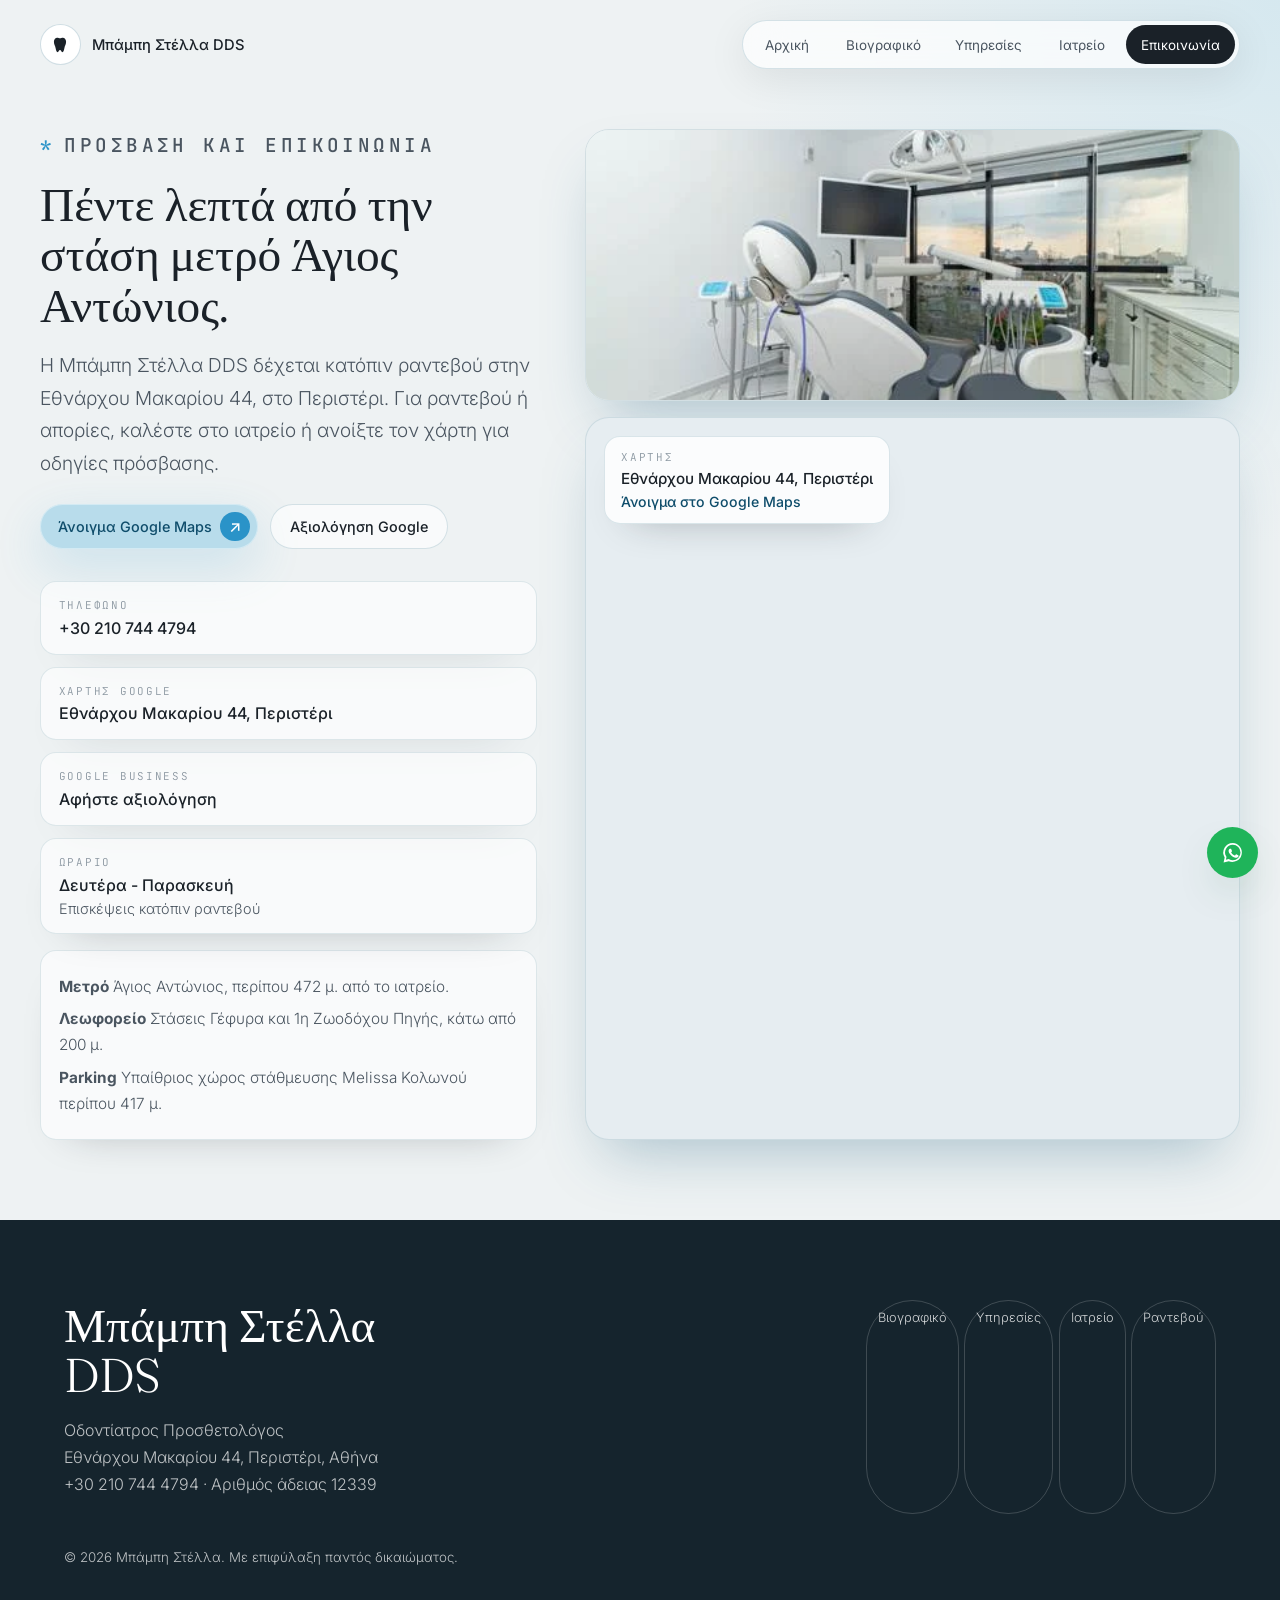
<file: contact.html>
<!DOCTYPE html>
<html lang="el">
<head>
  <meta charset="UTF-8" />
  <meta name="viewport" content="width=device-width, initial-scale=1.0" />
  <title>Επικοινωνία | Μπάμπη Στέλλα DDS</title>
  <meta name="description" content="Βρείτε το οδοντιατρείο της Μπάμπη Στέλλα DDS στην Εθνάρχου Μακαρίου 44, Περιστέρι. Χάρτης, τηλέφωνο, ωράριο και αξιολόγηση Google." />
  <link rel="preconnect" href="https://fonts.googleapis.com">
  <link rel="preconnect" href="https://fonts.gstatic.com" crossorigin>
  <link href="https://fonts.googleapis.com/css2?family=Fraunces:ital,opsz,wght@0,9..144,300;0,9..144,400;0,9..144,500;1,9..144,400&family=Inter:wght@300;400;500;600&family=JetBrains+Mono:wght@400;500&display=swap" rel="stylesheet">
  <link rel="stylesheet" href="styles.css" />
</head>
<body class="contact-page">
  <header class="contact-header">
    <a class="brand brand--dark" href="index.html" aria-label="Αρχική">
      <span class="brand__mark" aria-hidden="true">
        <svg viewBox="0 0 24 24" role="img">
          <path d="M8.7 3.4c1.2 0 2 .6 3.3.6s2.1-.6 3.3-.6c2.4 0 4 2.1 4 4.8 0 2.8-1.4 4.8-2 7.4-.5 2.2-.9 5-2.5 5-1.2 0-1.4-2.6-2.8-2.6s-1.6 2.6-2.8 2.6c-1.6 0-2-2.8-2.5-5-.6-2.6-2-4.6-2-7.4 0-2.7 1.6-4.8 4-4.8Z" />
        </svg>
      </span>
      <span class="brand__text">Μπάμπη Στέλλα DDS</span>
    </a>
    <nav class="nav-pill nav-pill--light" aria-label="Σελίδες">
      <a href="index.html">Αρχική</a>
      <a href="bio.html">Βιογραφικό</a>
      <a href="index.html#services">Υπηρεσίες</a>
      <a href="index.html#practice">Ιατρείο</a>
      <a class="is-active" href="contact.html">Επικοινωνία</a>
    </nav>
    <button class="nav-toggle nav-toggle--dark" type="button" aria-label="Άνοιγμα μενού" aria-expanded="false" data-nav-toggle>
      <span class="nav-toggle__label">Μενού</span>
      <span class="nav-toggle__icon" aria-hidden="true">
        <span class="nav-toggle__line"></span>
        <span class="nav-toggle__line"></span>
      </span>
    </button>
  </header>

  <main class="contact-layout">
    <section class="contact-copy" aria-labelledby="contact-title">
      <p class="eyebrow eyebrow--dark">Πρόσβαση και επικοινωνία</p>
      <h1 id="contact-title">Πέντε λεπτά από την στάση μετρό Άγιος Αντώνιος.</h1>
      <p>
        Η Μπάμπη Στέλλα DDS δέχεται κατόπιν ραντεβού στην Εθνάρχου Μακαρίου 44, στο Περιστέρι. Για ραντεβού ή απορίες, καλέστε στο ιατρείο ή ανοίξτε τον χάρτη για οδηγίες πρόσβασης.
      </p>

      <div class="contact-actions">
        <a class="btn btn--primary" href="https://www.google.com/maps/search/?api=1&query=%CE%95%CE%B8%CE%BD%CE%AC%CF%81%CF%87%CE%BF%CF%85%20%CE%9C%CE%B1%CE%BA%CE%B1%CF%81%CE%AF%CE%BF%CF%85%2044%2C%20%CE%A0%CE%B5%CF%81%CE%B9%CF%83%CF%84%CE%AD%CF%81%CE%B9%2C%20%CE%91%CE%B8%CE%AE%CE%BD%CE%B1" target="_blank" rel="noopener">
          <span>Άνοιγμα Google Maps</span>
          <span class="icon-circle" aria-hidden="true">↗</span>
        </a>
        <a class="btn btn--outline" href="https://www.google.com/maps/search/?api=1&query=%CE%9C%CF%80%CE%AC%CE%BC%CF%80%CE%B7%20%CE%A3%CF%84%CE%AD%CE%BB%CE%BB%CE%B1%20DDS%20%CE%95%CE%B8%CE%BD%CE%AC%CF%81%CF%87%CE%BF%CF%85%20%CE%9C%CE%B1%CE%BA%CE%B1%CF%81%CE%AF%CE%BF%CF%85%2044%20%CE%A0%CE%B5%CF%81%CE%B9%CF%83%CF%84%CE%AD%CF%81%CE%B9" target="_blank" rel="noopener">
          Αξιολόγηση Google
        </a>
      </div>

      <div class="contact-list">
        <a href="tel:+302107444794">
          <span>Τηλέφωνο</span>
          <strong>+30 210 744 4794</strong>
        </a>
        <a href="https://www.google.com/maps/search/?api=1&query=%CE%95%CE%B8%CE%BD%CE%AC%CF%81%CF%87%CE%BF%CF%85%20%CE%9C%CE%B1%CE%BA%CE%B1%CF%81%CE%AF%CE%BF%CF%85%2044%2C%20%CE%A0%CE%B5%CF%81%CE%B9%CF%83%CF%84%CE%AD%CF%81%CE%B9%2C%20%CE%91%CE%B8%CE%AE%CE%BD%CE%B1" target="_blank" rel="noopener">
          <span>Χάρτης Google</span>
          <strong>Εθνάρχου Μακαρίου 44, Περιστέρι</strong>
        </a>
        <a href="https://www.google.com/maps/search/?api=1&query=%CE%9C%CF%80%CE%AC%CE%BC%CF%80%CE%B7%20%CE%A3%CF%84%CE%AD%CE%BB%CE%BB%CE%B1%20DDS%20%CE%95%CE%B8%CE%BD%CE%AC%CF%81%CF%87%CE%BF%CF%85%20%CE%9C%CE%B1%CE%BA%CE%B1%CF%81%CE%AF%CE%BF%CF%85%2044%20%CE%A0%CE%B5%CF%81%CE%B9%CF%83%CF%84%CE%AD%CF%81%CE%B9" target="_blank" rel="noopener">
          <span>Google Business</span>
          <strong>Αφήστε αξιολόγηση</strong>
        </a>
        <div class="contact-static">
          <span>Ωράριο</span>
          <strong>Δευτέρα - Παρασκευή</strong>
          <small>Επισκέψεις κατόπιν ραντεβού</small>
        </div>
      </div>

      <div class="access-note">
        <p><strong>Μετρό</strong> Άγιος Αντώνιος, περίπου 472 μ. από το ιατρείο.</p>
        <p><strong>Λεωφορείο</strong> Στάσεις Γέφυρα και 1η Ζωοδόχου Πηγής, κάτω από 200 μ.</p>
        <p><strong>Parking</strong> Υπαίθριος χώρος στάθμευσης Melissa Κολωνού περίπου 417 μ.</p>
      </div>
    </section>

    <section class="contact-visual" aria-label="Φωτογραφία ιατρείου και χάρτης">
      <img src="assets/practice-room.webp" alt="Ο χώρος του οδοντιατρείου της Μπάμπη Στέλλα DDS" />
      <div class="map-panel" aria-label="Χάρτης για το ιατρείο της Μπάμπη Στέλλα DDS">
        <iframe
          title="Χάρτης για το ιατρείο της Μπάμπη Στέλλα DDS"
          loading="lazy"
          referrerpolicy="no-referrer-when-downgrade"
          src="https://www.google.com/maps?q=%CE%95%CE%B8%CE%BD%CE%AC%CF%81%CF%87%CE%BF%CF%85%20%CE%9C%CE%B1%CE%BA%CE%B1%CF%81%CE%AF%CE%BF%CF%85%2044%2C%20%CE%A0%CE%B5%CF%81%CE%B9%CF%83%CF%84%CE%AD%CF%81%CE%B9%2C%20%CE%91%CE%B8%CE%AE%CE%BD%CE%B1&output=embed">
        </iframe>
        <div class="map-fallback">
          <span>Χάρτης</span>
          <strong>Εθνάρχου Μακαρίου 44, Περιστέρι</strong>
          <a href="https://www.google.com/maps/search/?api=1&query=%CE%95%CE%B8%CE%BD%CE%AC%CF%81%CF%87%CE%BF%CF%85%20%CE%9C%CE%B1%CE%BA%CE%B1%CF%81%CE%AF%CE%BF%CF%85%2044%2C%20%CE%A0%CE%B5%CF%81%CE%B9%CF%83%CF%84%CE%AD%CF%81%CE%B9%2C%20%CE%91%CE%B8%CE%AE%CE%BD%CE%B1" target="_blank" rel="noopener">Άνοιγμα στο Google Maps</a>
        </div>
      </div>
    </section>
  </main>

  <footer class="site-footer">
    <div>
      <h2>Μπάμπη Στέλλα DDS</h2>
      <p>Οδοντίατρος Προσθετολόγος<br>Εθνάρχου Μακαρίου 44, Περιστέρι, Αθήνα<br>+30 210 744 4794 · Αριθμός άδειας 12339</p>
    </div>
    <nav aria-label="Πλοήγηση υποσέλιδου">
      <a href="bio.html">Βιογραφικό</a>
      <a href="index.html#services">Υπηρεσίες</a>
      <a href="index.html#practice">Ιατρείο</a>
      <a href="contact.html">Ραντεβού</a>
    </nav>
    <small>© 2026 Μπάμπη Στέλλα. Με επιφύλαξη παντός δικαιώματος.</small>
  </footer>
  <a class="whatsapp-float" href="https://wa.me/302107444794" target="_blank" rel="noopener" aria-label="WhatsApp">
    <svg viewBox="0 0 24 24" aria-hidden="true">
      <path d="M12.04 3.5a8.28 8.28 0 0 0-7.1 12.55L4 20.5l4.56-1.07A8.27 8.27 0 1 0 12.04 3.5Zm0 1.55a6.72 6.72 0 1 1 0 13.44 6.8 6.8 0 0 1-3.25-.84l-.28-.15-2.5.59.52-2.45-.17-.28a6.72 6.72 0 0 1 5.68-10.31Zm-2.36 3.4c-.14 0-.37.05-.56.27-.19.22-.74.72-.74 1.75s.76 2.03.86 2.17c.11.14 1.47 2.35 3.65 3.2 1.8.7 2.17.56 2.56.53.39-.04 1.27-.52 1.45-1.02.18-.5.18-.93.12-1.02-.05-.09-.19-.14-.4-.25-.21-.1-1.27-.63-1.47-.7-.19-.07-.33-.1-.47.11-.14.21-.54.7-.66.84-.12.14-.25.16-.46.05-.21-.1-.9-.33-1.71-1.05-.63-.57-1.06-1.27-1.18-1.48-.12-.21-.01-.33.09-.43.09-.09.21-.25.32-.37.1-.12.14-.21.21-.35.07-.14.04-.26-.02-.37-.05-.1-.47-1.14-.65-1.56-.17-.41-.35-.36-.49-.36h-.42Z" />
    </svg>
  </a>
  <script src="script.js"></script>
</body>
</html>
</file>
<file: styles.css>
:root {
  --color-sky-50: #f3f6f8;
  --color-sky-100: #e6edf1;
  --color-sky-200: #c9d8e0;
  --color-sky-300: #9ab8c9;
  --color-sky-400: #6c98b1;
  --color-sky-500: #4a7d99;
  --color-sky-600: #3a6883;
  --color-sky-700: #2d5269;
  --color-accent: #2a93c8;
  --color-accent-soft: #b8dceb;
  --color-accent-ink: #0f4d6b;
  --color-paper: #eef2f3;
  --color-paper-warm: #f5f4ee;
  --color-ink: #1a2128;
  --color-ink-soft: #4a5560;
  --color-ink-muted: #8a96a0;
  --font-display: "Fraunces", Georgia, serif;
  --font-body: "Inter", system-ui, sans-serif;
  --font-mono: "JetBrains Mono", monospace;
  --radius-pill: 999px;
  --shadow-card: 0 30px 60px -20px rgba(42, 104, 131, 0.35);
}

* {
  box-sizing: border-box;
}

html {
  scroll-behavior: smooth;
}

body {
  margin: 0;
  overflow-x: hidden;
  background: var(--color-paper);
  color: var(--color-ink);
  font-family: var(--font-body);
  font-weight: 300;
  letter-spacing: 0;
}

a {
  color: inherit;
  text-decoration: none;
}

img,
video {
  display: block;
  max-width: 100%;
}

.site-shell {
  overflow: clip;
}

.section-inner {
  width: min(1200px, calc(100% - 2rem));
  margin-inline: auto;
}

.hero {
  position: relative;
  min-height: 100svh;
  overflow: clip;
  isolation: isolate;
  color: white;
  background: #1d485f;
}

.hero__picture,
.hero__media {
  position: absolute;
  inset: -2%;
  z-index: -5;
  width: 104%;
  height: 104%;
}

.hero__picture img,
.hero__media {
  width: 100%;
  height: 100%;
  max-width: none;
  object-fit: cover;
  object-position: 64% 54%;
}

.hero__picture {
  z-index: -7;
  opacity: 0;
}

.hero__media {
  z-index: -6;
  filter: saturate(0.82) contrast(0.96);
  transform: scale(1.02);
  animation: hero-breathe 18s cubic-bezier(0.16, 1, 0.3, 1) infinite alternate;
}

.hero__wash {
  position: absolute;
  inset: 0;
  z-index: -3;
  background:
    radial-gradient(circle at 78% 48%, rgba(42, 147, 200, 0.08), transparent 32rem),
    linear-gradient(90deg, rgba(15, 38, 50, 0.86) 0%, rgba(15, 38, 50, 0.66) 34%, rgba(15, 38, 50, 0.2) 66%, rgba(15, 38, 50, 0.38) 100%),
    linear-gradient(180deg, rgba(10, 27, 37, 0.26), rgba(10, 27, 37, 0.14) 48%, rgba(10, 27, 37, 0.62));
}

.hero__grain {
  position: absolute;
  inset: 0;
  z-index: -2;
  pointer-events: none;
  opacity: 0.16;
  background-image:
    linear-gradient(115deg, rgba(255, 255, 255, 0.08), transparent 32%),
    repeating-linear-gradient(90deg, rgba(255, 255, 255, 0.05) 0 1px, transparent 1px 4px);
  mix-blend-mode: soft-light;
}

.topbar {
  position: absolute;
  top: clamp(1rem, 2.8vw, 2rem);
  left: clamp(1rem, 3.6vw, 3rem);
  right: clamp(1rem, 3.6vw, 3rem);
  z-index: 5;
  display: grid;
  grid-template-columns: 1fr auto 1fr;
  align-items: center;
  gap: 1rem;
}

.brand {
  display: inline-flex;
  align-items: center;
  gap: 0.7rem;
  width: fit-content;
  color: white;
  font-weight: 500;
}

.brand--dark {
  color: var(--color-ink);
}

.brand__mark {
  display: grid;
  width: 2.55rem;
  aspect-ratio: 1;
  place-items: center;
  border: 1px solid rgba(255, 255, 255, 0.42);
  border-radius: 50%;
  background: rgba(255, 255, 255, 0.16);
}

.brand__mark svg {
  width: 1.25rem;
  height: 1.25rem;
  fill: currentColor;
}

.brand--dark .brand__mark {
  border-color: rgba(42, 104, 131, 0.22);
  background: white;
}

.brand__text {
  font-size: 0.92rem;
}

.nav-pill {
  display: flex;
  align-items: center;
  gap: 0.25rem;
  padding: 0.25rem;
  border: 1px solid rgba(255, 255, 255, 0.3);
  border-radius: var(--radius-pill);
  background: rgba(255, 255, 255, 0.18);
  box-shadow: 0 10px 40px rgba(0, 0, 0, 0.08);
  backdrop-filter: blur(20px);
}

.nav-pill a {
  min-width: 5rem;
  padding: 0.72rem 0.95rem;
  border-radius: var(--radius-pill);
  color: rgba(255, 255, 255, 0.82);
  font-size: 0.84rem;
  font-weight: 400;
  text-align: center;
  transition: background 260ms ease, color 260ms ease, transform 260ms ease;
}

.nav-pill a:hover,
.nav-pill a:focus-visible {
  color: white;
  background: rgba(255, 255, 255, 0.16);
  transform: translateY(-1px);
}

.nav-pill .is-active {
  background: white;
  color: var(--color-ink);
}

.nav-pill--light {
  border-color: rgba(42, 104, 131, 0.18);
  background: rgba(255, 255, 255, 0.7);
}

.nav-pill--light a {
  color: var(--color-ink-soft);
}

.nav-pill--light a:hover,
.nav-pill--light a:focus-visible {
  color: var(--color-ink);
  background: var(--color-sky-50);
}

.nav-pill--light .is-active {
  background: var(--color-ink);
  color: white;
}

.nav-toggle {
  display: none;
  position: relative;
  align-items: center;
  justify-content: center;
  gap: 0.55rem;
  min-width: 5.65rem;
  height: 2.72rem;
  padding: 0.42rem 0.56rem 0.42rem 0.92rem;
  border: 1px solid rgba(255, 255, 255, 0.3);
  border-radius: var(--radius-pill);
  background: rgba(255, 255, 255, 0.18);
  color: white;
  box-shadow: 0 16px 38px -24px rgba(0, 0, 0, 0.52);
  backdrop-filter: blur(18px);
  cursor: pointer;
  transition: background 240ms ease, border-color 240ms ease, transform 240ms ease;
}

.nav-toggle__label {
  color: currentColor;
  font-size: 0.78rem;
  font-weight: 500;
  line-height: 1;
}

.nav-toggle__icon {
  position: relative;
  display: grid;
  width: 1.7rem;
  aspect-ratio: 1;
  place-items: center;
  border-radius: 50%;
  background: rgba(255, 255, 255, 0.22);
}

.nav-toggle__line {
  position: absolute;
  left: 50%;
  top: 50%;
  display: block;
  width: 0.88rem;
  height: 2px;
  border-radius: 999px;
  background: currentColor;
  transition: transform 260ms ease, width 260ms ease;
}

.nav-toggle__line:first-child {
  transform: translate(-50%, calc(-50% - 0.22rem));
}

.nav-toggle__line:last-child {
  transform: translate(-50%, calc(-50% + 0.22rem));
}

.nav-toggle--dark {
  border-color: rgba(42, 104, 131, 0.18);
  background: rgba(255, 255, 255, 0.72);
  color: var(--color-ink);
}

.nav-toggle--dark .nav-toggle__icon {
  background: var(--color-sky-50);
}

.topbar.is-menu-open .nav-toggle,
.contact-header.is-menu-open .nav-toggle {
  background: white;
  color: var(--color-ink);
}

.topbar.is-menu-open .nav-toggle__line:first-child,
.contact-header.is-menu-open .nav-toggle__line:first-child {
  transform: translate(-50%, -50%) rotate(45deg);
}

.topbar.is-menu-open .nav-toggle__line:last-child,
.contact-header.is-menu-open .nav-toggle__line:last-child {
  transform: translate(-50%, -50%) rotate(-45deg);
}

.topbar__cta,
.btn {
  display: inline-flex;
  align-items: center;
  justify-content: center;
  gap: 0.5rem;
  min-height: 2.75rem;
  border-radius: var(--radius-pill);
  font-size: 0.9rem;
  font-weight: 500;
  transition: transform 320ms cubic-bezier(0.16, 1, 0.3, 1), box-shadow 320ms ease, background 320ms ease;
}

.topbar__cta {
  justify-self: end;
  padding: 0.48rem 0.48rem 0.48rem 1rem;
  background: white;
  color: var(--color-ink);
}

.whatsapp-float {
  position: fixed;
  right: clamp(1rem, 2vw, 1.35rem);
  bottom: clamp(1rem, 2vw, 1.35rem);
  z-index: 20;
  display: grid;
  width: 3.2rem;
  aspect-ratio: 1;
  place-items: center;
  border-radius: 50%;
  background: #1fb45a;
  color: white;
  box-shadow: 0 18px 40px -18px rgba(17, 92, 45, 0.8);
  transition: transform 260ms ease, box-shadow 260ms ease;
}

.whatsapp-float:hover,
.whatsapp-float:focus-visible {
  transform: translateY(-0.18rem);
  box-shadow: 0 22px 44px -18px rgba(17, 92, 45, 0.9);
}

.whatsapp-float svg {
  width: 1.72rem;
  height: 1.72rem;
  fill: currentColor;
}

.btn {
  padding: 0.5rem 0.5rem 0.5rem 1.12rem;
}

.btn:hover,
.btn:focus-visible,
.topbar__cta:hover,
.topbar__cta:focus-visible {
  transform: translateY(-2px);
}

.icon-circle {
  display: grid;
  width: 1.85rem;
  aspect-ratio: 1;
  place-items: center;
  border-radius: 50%;
  background: var(--color-accent);
  color: white;
  font-size: 1rem;
  line-height: 1;
  transition: transform 320ms cubic-bezier(0.16, 1, 0.3, 1);
}

.btn:hover .icon-circle,
.btn:focus-visible .icon-circle,
.topbar__cta:hover .icon-circle,
.topbar__cta:focus-visible .icon-circle {
  transform: translateX(2px);
}

.hero__content {
  position: relative;
  z-index: 2;
  width: min(44rem, calc(100% - 2rem));
  padding-top: clamp(8.2rem, 18vh, 12.5rem);
  margin-left: clamp(1rem, 6vw, 5.5rem);
}

.eyebrow {
  margin: 0 0 1.1rem;
  color: rgba(222, 241, 248, 0.9);
  font-family: var(--font-mono);
  font-size: 0.75rem;
  font-weight: 500;
  letter-spacing: 0.18em;
  line-height: 1.5;
  text-transform: uppercase;
}

.eyebrow::before {
  content: "*";
  margin-right: 0.55rem;
  color: var(--color-accent-soft);
}

.eyebrow--dark {
  color: var(--color-ink-muted);
}

.eyebrow--dark::before {
  color: var(--color-accent);
}

.hero h1,
.opening-section h2,
.about-section h2,
.principles-section h2,
.services-section h2,
.practice-section h2,
.visit-section h2,
.reviews-section h2,
.faq-section h2,
.contact-copy h1,
.site-footer h2 {
  margin: 0;
  font-family: var(--font-display);
  font-weight: 300;
  letter-spacing: 0;
}

.hero h1 {
  max-width: 10.5ch;
  font-size: clamp(3.25rem, 5.35vw, 5.25rem);
  line-height: 1;
}

.hero h1 .line {
  display: block;
}

.hero h1 .line--italic {
  font-style: italic;
  font-weight: 400;
}

.hero__copy {
  max-width: 39rem;
  margin: 1.5rem 0 0;
  color: rgba(239, 247, 250, 0.88);
  font-size: clamp(1.02rem, 1.35vw, 1.2rem);
  line-height: 1.65;
}

.hero__actions {
  display: flex;
  flex-wrap: wrap;
  gap: 0.8rem;
  margin-top: 2rem;
}

.btn--primary {
  background: var(--color-accent-soft);
  color: var(--color-accent-ink);
  box-shadow: 0 18px 48px rgba(42, 147, 200, 0.18), inset 0 0 0 1px rgba(255, 255, 255, 0.38);
}

.btn--primary:hover,
.btn--primary:focus-visible {
  box-shadow: 0 22px 60px rgba(42, 147, 200, 0.24), inset 0 0 0 1px rgba(255, 255, 255, 0.52);
}

.btn--glass {
  min-width: 10.25rem;
  padding: 0.5rem 1.2rem;
  border: 1px solid rgba(255, 255, 255, 0.28);
  background: rgba(255, 255, 255, 0.16);
  color: white;
  backdrop-filter: blur(18px);
}

.btn--glass:hover,
.btn--glass:focus-visible {
  background: rgba(255, 255, 255, 0.24);
}

.btn--outline {
  padding: 0.5rem 1.2rem;
  border: 1px solid rgba(42, 104, 131, 0.18);
  background: rgba(255, 255, 255, 0.62);
  color: var(--color-ink);
}

.btn--outline:hover,
.btn--outline:focus-visible {
  background: white;
}

.trust-line {
  max-width: 37rem;
  margin: 1.1rem 0 0;
  color: rgba(255, 255, 255, 0.7);
  font-size: 0.82rem;
  line-height: 1.55;
}

.hero-card {
  position: absolute;
  z-index: 3;
  width: 12rem;
  padding: 1rem;
  border: 1px solid rgba(255, 255, 255, 0.24);
  border-radius: 1.4rem;
  background: rgba(255, 255, 255, 0.14);
  box-shadow: 0 24px 70px rgba(0, 0, 0, 0.18);
  backdrop-filter: blur(22px);
  animation: card-drift 9s cubic-bezier(0.16, 1, 0.3, 1) infinite alternate;
}

.hero-card--rating {
  right: clamp(1rem, 6vw, 5.2rem);
  bottom: clamp(7rem, 14vh, 10rem);
}

.hero-card--location {
  right: clamp(12rem, 22vw, 22rem);
  bottom: clamp(2.5rem, 7vh, 5rem);
  animation-delay: -2.8s;
}

.hero-card__label {
  display: block;
  margin-bottom: 0.7rem;
  color: rgba(230, 247, 255, 0.76);
  font-family: var(--font-mono);
  font-size: 0.68rem;
  letter-spacing: 0.16em;
  text-transform: uppercase;
}

.hero-card strong {
  display: block;
  color: white;
  font-family: var(--font-display);
  font-size: 2.25rem;
  font-weight: 300;
  line-height: 1;
}

.hero-card span:last-child {
  display: block;
  margin-top: 0.45rem;
  color: rgba(255, 255, 255, 0.78);
  font-size: 0.88rem;
  line-height: 1.4;
}

.next-hint {
  position: absolute;
  left: clamp(1rem, 6vw, 5.5rem);
  right: clamp(1rem, 6vw, 5.5rem);
  bottom: 1.25rem;
  z-index: 4;
  display: flex;
  gap: 0.6rem;
  overflow: hidden;
}

.next-hint span,
.treatment-list span,
.detail-grid span {
  padding: 0.55rem 0.85rem;
  border-radius: var(--radius-pill);
  font-size: 0.78rem;
  white-space: nowrap;
}

.next-hint span {
  border: 1px solid rgba(255, 255, 255, 0.2);
  color: rgba(255, 255, 255, 0.72);
  background: rgba(255, 255, 255, 0.1);
  backdrop-filter: blur(12px);
}

.opening-section,
.principles-section,
.services-section,
.visit-section,
.faq-section {
  padding: clamp(4.5rem, 9vw, 7rem) 0;
}

.opening-grid {
  display: grid;
  grid-template-columns: 0.34fr 1fr;
  gap: clamp(2rem, 5vw, 5rem);
}

.section-index {
  margin: 0;
  color: var(--color-ink-muted);
  font-family: var(--font-mono);
  font-size: 0.75rem;
  letter-spacing: 0.16em;
  text-transform: uppercase;
}

.opening-section h2,
.principles-section h2,
.services-section h2,
.visit-section h2,
.reviews-section h2,
.faq-section h2 {
  max-width: 15ch;
  font-size: clamp(2.2rem, 4vw, 3.65rem);
  line-height: 1.05;
}

.opening-section .lead,
.section-heading p,
.practice-copy p,
.contact-copy p {
  color: var(--color-ink-soft);
  font-size: clamp(1.05rem, 1.5vw, 1.25rem);
  line-height: 1.7;
}

.opening-section p:not(.section-index) {
  max-width: 52rem;
  color: var(--color-ink-soft);
  font-size: 1.04rem;
  line-height: 1.75;
}

.quiet-line {
  color: var(--color-accent-ink) !important;
  font-weight: 400;
}

.about-section {
  display: grid;
  grid-template-columns: minmax(18rem, 0.9fr) minmax(0, 1fr);
  gap: clamp(1.5rem, 5vw, 5rem);
  align-items: center;
  padding: clamp(4.5rem, 9vw, 7rem) clamp(1rem, 5vw, 4rem);
  background: var(--color-paper-warm);
}

.about-media {
  position: relative;
  min-height: 41rem;
}

.about-media img {
  position: absolute;
  width: 68%;
  height: auto;
  aspect-ratio: 4 / 5;
  object-fit: cover;
  border-radius: 1.5rem;
  box-shadow: var(--shadow-card);
}

.about-media__main {
  z-index: 2;
  left: 0;
  top: 0;
}

.about-media__side {
  z-index: 1;
  right: 0;
  bottom: 0;
}

.about-copy {
  max-width: 45rem;
}

.about-copy h2,
.practice-section h2,
.contact-copy h1,
.site-footer h2 {
  max-width: 15ch;
  font-size: clamp(2.15rem, 3.7vw, 3.45rem);
  line-height: 1.06;
}

.about-copy p {
  color: var(--color-ink-soft);
  font-size: 1rem;
  line-height: 1.75;
}

.credential-list {
  display: grid;
  gap: 0.45rem;
  margin: 1.4rem 0 0;
  padding: 0;
  list-style: none;
}

.credential-list li {
  padding: 0.7rem 0;
  border-top: 1px solid rgba(42, 104, 131, 0.16);
  color: var(--color-ink-soft);
}

.about-link {
  width: fit-content;
  margin-top: 1.4rem;
}

.principle-grid,
.service-clusters,
.visit-steps {
  display: grid;
  grid-template-columns: repeat(3, minmax(0, 1fr));
  gap: 1rem;
  margin-top: 2.2rem;
}

.principle-grid article,
.visit-steps article,
.service-card,
.quote-list blockquote,
.faq-list details {
  border: 1px solid rgba(42, 104, 131, 0.12);
  border-radius: 1rem;
  background: rgba(255, 255, 255, 0.68);
  box-shadow: var(--shadow-card);
}

.principle-grid article,
.visit-steps article {
  min-height: 18rem;
  padding: 1.35rem;
  transition: transform 400ms cubic-bezier(0.16, 1, 0.3, 1), box-shadow 400ms ease;
}

.principle-grid article:hover,
.visit-steps article:hover,
.service-card:hover {
  transform: translateY(-0.45rem);
  box-shadow: 0 36px 70px -26px rgba(42, 104, 131, 0.42);
}

.principle-grid span,
.visit-steps span {
  color: var(--color-accent);
  font-family: var(--font-mono);
  font-size: 0.75rem;
}

.principle-grid h3,
.visit-steps h3,
.service-card h3 {
  margin: 4rem 0 0.7rem;
  font-family: var(--font-display);
  font-size: 1.6rem;
  font-weight: 400;
  line-height: 1.15;
}

.principle-grid p,
.visit-steps p,
.service-card p,
.faq-list p {
  color: var(--color-ink-soft);
  line-height: 1.65;
}

.section-heading {
  display: grid;
  grid-template-columns: minmax(0, 0.9fr) minmax(18rem, 0.55fr);
  gap: 2rem;
  align-items: end;
}

.section-heading .eyebrow {
  grid-column: 1 / -1;
  margin-bottom: -0.8rem;
}

.service-card {
  overflow: hidden;
  min-height: 34rem;
  transition: transform 400ms cubic-bezier(0.16, 1, 0.3, 1), box-shadow 400ms ease;
}

.service-card img {
  width: 100%;
  aspect-ratio: 4 / 3;
  object-fit: cover;
  filter: saturate(0.82) contrast(0.98);
}

.service-card span,
.service-card h3,
.service-card p {
  display: block;
  margin-inline: 1.25rem;
}

.service-card span {
  margin-top: 1.1rem;
  color: var(--color-accent);
  font-family: var(--font-mono);
  font-size: 0.68rem;
  letter-spacing: 0.14em;
  text-transform: uppercase;
}

.service-card h3 {
  margin-top: 2.2rem;
}

.service-card--featured {
  transform: translateY(2rem);
}

.treatment-list,
.detail-grid {
  display: flex;
  flex-wrap: wrap;
  gap: 0.55rem;
}

.treatment-list {
  margin-top: 4rem;
}

.treatment-list span,
.detail-grid span {
  border: 1px solid rgba(42, 104, 131, 0.16);
  background: rgba(255, 255, 255, 0.58);
  color: var(--color-ink-soft);
}

.practice-section {
  display: grid;
  grid-template-columns: minmax(0, 1.18fr) minmax(18rem, 0.72fr);
  gap: clamp(1.5rem, 4vw, 3rem);
  align-items: center;
  padding: clamp(4.5rem, 9vw, 7rem) clamp(1rem, 5vw, 4rem);
  background: var(--color-paper-warm);
}

.practice-image {
  overflow: hidden;
  border-radius: 1.5rem;
  box-shadow: var(--shadow-card);
}

.practice-image img {
  width: 100%;
  aspect-ratio: 21 / 9;
  object-fit: cover;
  filter: saturate(0.86) contrast(0.98);
}

.practice-copy {
  max-width: 34rem;
}

.detail-grid {
  margin-top: 1.4rem;
}

.visit-grid,
.reviews-grid {
  display: grid;
  grid-template-columns: minmax(0, 0.72fr) minmax(0, 1fr);
  gap: clamp(2rem, 5vw, 5rem);
}

.reviews-section {
  padding: clamp(4.5rem, 9vw, 7rem) 0;
  background:
    linear-gradient(90deg, rgba(14, 42, 56, 0.92), rgba(38, 83, 102, 0.72)),
    url("assets/shade-detail.jpg") center / cover;
  color: white;
}

.reviews-section h2 {
  max-width: 10ch;
}

.review-score {
  display: grid;
  width: fit-content;
  margin-top: 2rem;
  padding: 1.1rem 1.25rem;
  border: 1px solid rgba(255, 255, 255, 0.24);
  border-radius: 1rem;
  background: rgba(255, 255, 255, 0.12);
  backdrop-filter: blur(18px);
}

.review-score--secondary {
  margin-top: 0.75rem;
}

.review-score--secondary strong {
  font-size: 3rem;
}

.review-score strong {
  font-family: var(--font-display);
  font-size: 4rem;
  font-weight: 300;
  line-height: 0.95;
}

.review-score span {
  color: rgba(255, 255, 255, 0.72);
}

.review-link {
  width: fit-content;
  margin-top: 1rem;
}

.quote-list {
  display: grid;
  gap: 0.8rem;
}

.quote-list blockquote {
  margin: 0;
  padding: 1.2rem;
  border-color: rgba(255, 255, 255, 0.2);
  background: rgba(255, 255, 255, 0.14);
  backdrop-filter: blur(18px);
}

.quote-list p {
  margin: 0;
  color: rgba(255, 255, 255, 0.86);
  font-size: 1.05rem;
  line-height: 1.65;
}

.quote-list cite {
  display: block;
  margin-top: 0.85rem;
  color: var(--color-accent-soft);
  font-style: normal;
  font-weight: 500;
}

.faq-list {
  display: grid;
  gap: 0.7rem;
  margin-top: 2rem;
}

.faq-list details {
  padding: 1rem 1.2rem;
}

.faq-list summary {
  cursor: pointer;
  color: var(--color-ink);
  font-weight: 500;
}

.site-footer {
  display: grid;
  grid-template-columns: 1fr auto;
  gap: 2rem;
  padding: clamp(3rem, 7vw, 5rem) clamp(1rem, 5vw, 4rem);
  background: #15242d;
  color: white;
}

.site-footer h2 {
  max-width: 11ch;
}

.site-footer p,
.site-footer small {
  color: rgba(255, 255, 255, 0.72);
  line-height: 1.7;
}

.site-footer nav {
  display: flex;
  flex-wrap: nowrap;
  gap: 0.36rem;
  justify-content: end;
  align-content: start;
}

.site-footer nav a {
  padding: 0.52rem 0.68rem;
  border: 1px solid rgba(255, 255, 255, 0.18);
  border-radius: var(--radius-pill);
  color: rgba(255, 255, 255, 0.8);
  font-size: 0.8rem;
  white-space: nowrap;
}

.site-footer small {
  grid-column: 1 / -1;
}

.contact-page {
  min-height: 100svh;
  background:
    radial-gradient(circle at top right, rgba(184, 220, 235, 0.45), transparent 34rem),
    var(--color-paper);
}

.bio-page {
  min-height: 100svh;
  background:
    radial-gradient(circle at 92% 6%, rgba(184, 220, 235, 0.46), transparent 30rem),
    linear-gradient(180deg, var(--color-paper-warm), var(--color-paper));
}

.contact-header {
  display: flex;
  align-items: center;
  justify-content: space-between;
  gap: 1rem;
  width: min(1200px, calc(100% - 2rem));
  margin: 0 auto;
  padding: 1.25rem 0;
}

.contact-layout {
  display: grid;
  grid-template-columns: 0.76fr 1fr;
  gap: clamp(1.2rem, 4vw, 3rem);
  width: min(1200px, calc(100% - 2rem));
  margin: 2.5rem auto 5rem;
  align-items: stretch;
}

.bio-hero {
  display: grid;
  grid-template-columns: minmax(0, 0.95fr) minmax(20rem, 0.55fr);
  gap: clamp(2rem, 5vw, 5rem);
  width: min(1180px, calc(100% - 2rem));
  margin: clamp(2rem, 4vw, 4rem) auto clamp(2.5rem, 5vw, 5rem);
  align-items: end;
}

.bio-hero__copy {
  max-width: 46rem;
  padding-top: clamp(1rem, 4vw, 4rem);
}

.bio-hero h1 {
  max-width: 13ch;
  margin: 0 0 1rem;
  font-family: var(--font-display);
  font-size: clamp(2.8rem, 6vw, 5rem);
  font-weight: 300;
  line-height: 0.94;
}

.bio-hero p:not(.eyebrow) {
  max-width: 41rem;
  margin: 0;
  color: var(--color-ink-soft);
  font-size: clamp(1.05rem, 1.8vw, 1.35rem);
  line-height: 1.7;
}

.bio-hero__media {
  border-radius: 0.9rem;
  overflow: hidden;
  box-shadow: var(--shadow-card);
}

.bio-hero__media img {
  width: 100%;
  aspect-ratio: 4 / 5;
  object-fit: cover;
  object-position: 50% 28%;
}

.bio-layout {
  display: grid;
  grid-template-columns: 18rem minmax(0, 1fr);
  gap: clamp(2rem, 5vw, 5rem);
  width: min(1180px, calc(100% - 2rem));
  margin: 0 auto clamp(4rem, 8vw, 7rem);
  align-items: start;
}

.bio-aside {
  position: sticky;
  top: 2rem;
  padding: 1.25rem 0 1.25rem 1.25rem;
  border-left: 1px solid rgba(42, 104, 131, 0.24);
}

.bio-aside span {
  display: block;
  margin-bottom: 0.35rem;
  color: var(--color-accent-ink);
  font-family: var(--font-mono);
  font-size: 0.72rem;
  text-transform: uppercase;
}

.bio-aside strong {
  display: block;
  color: var(--color-ink);
  font-family: var(--font-display);
  font-size: 1.55rem;
  font-weight: 400;
  line-height: 1.05;
}

.bio-aside p {
  margin: 1rem 0 0;
  color: var(--color-ink-soft);
  line-height: 1.6;
}

.bio-content {
  display: grid;
  gap: 1rem;
}

.bio-section {
  padding: clamp(1.5rem, 3vw, 2.5rem);
  border: 1px solid rgba(42, 104, 131, 0.14);
  border-radius: 0.65rem;
  background: rgba(255, 255, 255, 0.58);
  box-shadow: 0 22px 54px -42px rgba(26, 33, 40, 0.45);
}

.bio-section h2 {
  max-width: 13ch;
  margin: 0 0 1.35rem;
  font-family: var(--font-display);
  font-size: clamp(2rem, 4vw, 3.4rem);
  font-weight: 300;
  line-height: 1;
}

.bio-list {
  display: grid;
  gap: 0.9rem;
  margin: 0;
  padding: 0;
  list-style: none;
}

.bio-list li {
  display: grid;
  grid-template-columns: minmax(7rem, 0.28fr) minmax(0, 1fr);
  gap: 1rem;
  padding-top: 0.9rem;
  border-top: 1px solid rgba(42, 104, 131, 0.14);
}

.bio-list li:first-child {
  padding-top: 0;
  border-top: 0;
}

.bio-list span {
  color: var(--color-accent-ink);
  font-family: var(--font-mono);
  font-size: 0.78rem;
  line-height: 1.55;
}

.bio-list p {
  margin: 0;
  color: var(--color-ink-soft);
  font-size: 1rem;
  line-height: 1.65;
}

.bio-list--dense {
  gap: 0.65rem;
}

.bio-list--dense p {
  font-size: 0.95rem;
}

.contact-copy {
  align-self: center;
}

.contact-list {
  display: grid;
  gap: 0.75rem;
  margin-top: 2rem;
}

.contact-actions {
  display: flex;
  flex-wrap: wrap;
  gap: 0.75rem;
  margin-top: 1.5rem;
}

.contact-list a,
.contact-static,
.access-note {
  border: 1px solid rgba(42, 104, 131, 0.14);
  border-radius: 1rem;
  background: rgba(255, 255, 255, 0.62);
  box-shadow: 0 18px 44px -32px rgba(26, 33, 40, 0.4);
}

.contact-list a,
.contact-static {
  display: grid;
  gap: 0.35rem;
  padding: 1rem 1.1rem;
}

.contact-list a {
  transition: transform 320ms cubic-bezier(0.16, 1, 0.3, 1), background 320ms ease;
}

.contact-list a:hover,
.contact-list a:focus-visible {
  transform: translateY(-0.18rem);
  background: white;
}

.contact-list span,
.contact-static span {
  color: var(--color-ink-muted);
  font-family: var(--font-mono);
  font-size: 0.68rem;
  letter-spacing: 0.16em;
  text-transform: uppercase;
}

.contact-list strong,
.contact-static strong {
  color: var(--color-ink);
  font-size: 1rem;
  font-weight: 500;
}

.contact-static small {
  color: var(--color-ink-soft);
  font-size: 0.9rem;
}

.access-note {
  margin-top: 1rem;
  padding: 1rem 1.1rem;
}

.access-note p {
  margin: 0.4rem 0;
  font-size: 0.96rem;
}

.contact-visual {
  display: grid;
  grid-template-rows: 17rem minmax(28rem, 1fr);
  gap: 1rem;
}

.contact-visual > img,
.map-panel {
  overflow: hidden;
  border: 1px solid rgba(42, 104, 131, 0.14);
  border-radius: 1.5rem;
  box-shadow: var(--shadow-card);
}

.contact-visual > img {
  width: 100%;
  height: 100%;
  object-fit: cover;
  object-position: center 38%;
}

.map-panel {
  position: relative;
  background: var(--color-sky-100);
}

.map-fallback {
  position: absolute;
  left: 1.1rem;
  top: 1.1rem;
  z-index: 4;
  display: grid;
  gap: 0.3rem;
  max-width: calc(100% - 2rem);
  padding: 0.85rem 1rem;
  border: 1px solid rgba(42, 104, 131, 0.16);
  border-radius: 1rem;
  background: rgba(255, 255, 255, 0.82);
  color: var(--color-ink);
  box-shadow: 0 18px 42px -28px rgba(26, 33, 40, 0.42);
  backdrop-filter: blur(16px);
}

.map-fallback span {
  color: var(--color-ink-muted);
  font-family: var(--font-mono);
  font-size: 0.68rem;
  letter-spacing: 0.16em;
  text-transform: uppercase;
}

.map-fallback strong {
  font-size: 0.95rem;
  font-weight: 500;
}

.map-fallback a {
  width: fit-content;
  color: var(--color-accent-ink);
  font-size: 0.88rem;
  font-weight: 500;
}

.map-panel iframe {
  position: absolute;
  inset: 0;
  z-index: 1;
  width: 100%;
  height: 100%;
  min-height: 28rem;
  border: 0;
  filter: saturate(0.82) contrast(0.98);
}

@keyframes hero-breathe {
  from {
    transform: scale(1.02) translate3d(0, 0, 0);
  }
  to {
    transform: scale(1.07) translate3d(-0.8rem, -0.5rem, 0);
  }
}

@keyframes card-drift {
  from {
    transform: translate3d(0, 0, 0);
  }
  to {
    transform: translate3d(0.35rem, -0.55rem, 0);
  }
}

@media (max-width: 1080px) {
  .topbar {
    grid-template-columns: 1fr auto;
  }

  .topbar__cta {
    display: none;
  }

  .nav-pill {
    justify-self: end;
  }

  .hero h1 {
    font-size: clamp(3rem, 8vw, 4.5rem);
  }

  .section-heading,
  .opening-grid,
  .about-section,
  .practice-section,
  .visit-grid,
  .reviews-grid,
  .contact-layout,
  .bio-hero,
  .bio-layout {
    grid-template-columns: 1fr;
  }

  .bio-aside {
    position: static;
  }

  .service-clusters,
  .principle-grid,
  .visit-steps {
    grid-template-columns: 1fr;
  }

  .service-card--featured {
    transform: none;
  }

  .about-media {
    min-height: 34rem;
  }
}

@media (max-width: 760px) {
  .hero {
    min-height: 100svh;
    display: flex;
    flex-direction: column;
    justify-content: flex-end;
  }

  .hero__media {
    object-position: 58% 50%;
    animation-duration: 24s;
  }

  .hero__picture img {
    object-position: 58% 50%;
  }

  .hero__wash {
    background:
      linear-gradient(180deg, rgba(9, 28, 38, 0.46), rgba(9, 28, 38, 0.14) 36%, rgba(9, 28, 38, 0.86)),
      linear-gradient(90deg, rgba(9, 28, 38, 0.82), rgba(9, 28, 38, 0.18));
  }

  .topbar,
  .contact-header {
    display: grid;
    grid-template-columns: minmax(0, 1fr) auto;
    align-items: center;
    gap: 0.75rem;
    position: relative;
  }

  .topbar {
    left: 0;
    right: 0;
    width: auto;
    padding-inline: max(1.4rem, 8vw);
  }

  .contact-header {
    width: calc(100% - (max(1.4rem, 8vw) * 2));
  }

  .topbar .brand,
  .contact-header .brand {
    min-width: 0;
  }

  .nav-toggle {
    justify-self: end;
    flex: 0 0 auto;
    margin-right: 0;
  }

  .brand__text {
    display: inline;
    max-width: 9.8rem;
    overflow: hidden;
    font-size: 0.82rem;
    text-overflow: ellipsis;
    white-space: nowrap;
  }

  .nav-pill {
    position: fixed;
    top: 4.85rem;
    left: max(1.4rem, 8vw);
    right: max(1.4rem, 8vw);
    z-index: 30;
    display: none;
    width: auto;
    max-width: none;
    flex-direction: column;
    align-items: stretch;
    gap: 0.22rem;
    padding: 0.5rem;
    border: 1px solid rgba(42, 104, 131, 0.14);
    border-radius: 1.15rem;
    background: rgba(255, 255, 255, 0.94);
    box-shadow: 0 24px 60px -30px rgba(9, 28, 38, 0.55);
    backdrop-filter: blur(20px);
    overflow: visible;
  }

  .nav-pill a {
    min-width: 0;
    padding: 0.88rem 1rem;
    border-radius: 0.78rem;
    color: var(--color-ink-soft);
    font-size: 0.86rem;
    font-weight: 500;
    text-align: left;
  }

  .nav-pill a:hover,
  .nav-pill a:focus-visible {
    color: var(--color-ink);
    background: var(--color-sky-50);
    transform: none;
  }

  .nav-pill .is-active,
  .nav-pill--light .is-active {
    background: var(--color-ink);
    color: white;
  }

  .topbar.is-menu-open .nav-pill,
  .contact-header.is-menu-open .nav-pill {
    display: flex;
  }

  .nav-toggle {
    display: inline-flex;
  }

  .hero__content {
    width: min(23rem, calc(100vw - 2rem));
    padding-top: 0;
    padding-bottom: 2.2rem;
    margin: auto 1rem 0;
  }

  .eyebrow {
    margin-bottom: 0.75rem;
    font-size: 0.64rem;
  }

  .hero h1 {
    max-width: 10.8ch;
    margin-bottom: 0.8rem;
    font-size: clamp(2.35rem, 10vw, 3rem);
    line-height: 0.94;
  }

  .hero__copy,
  .trust-line {
    max-width: 22.5rem;
    font-size: 0.9rem;
    line-height: 1.55;
  }

  .hero__copy {
    margin-bottom: 1.05rem;
    color: rgba(255, 255, 255, 0.84);
  }

  .hero__actions {
    display: grid;
    grid-template-columns: 1fr 0.82fr;
    gap: 0.55rem;
    align-items: center;
    margin-top: 0;
  }

  .hero__actions .btn {
    width: auto;
    min-height: 2.55rem;
    padding: 0.44rem 0.7rem 0.44rem 0.9rem;
    font-size: 0.82rem;
    white-space: nowrap;
  }

  .contact-actions .btn,
  .btn:not(.hero__actions .btn) {
    width: 100%;
    justify-content: space-between;
  }

  .review-link {
    width: 100%;
  }

  .btn--glass {
    justify-content: center;
  }

  .hero-card--location,
  .hero-card--rating,
  .next-hint {
    display: none;
  }

  .trust-line {
    margin-top: 0.9rem;
    padding-top: 0.75rem;
    border-top: 1px solid rgba(255, 255, 255, 0.24);
    color: rgba(255, 255, 255, 0.76);
    font-size: 0.76rem;
  }

  .opening-section h2,
  .principles-section h2,
  .services-section h2,
  .visit-section h2,
  .reviews-section h2,
  .faq-section h2,
  .about-copy h2,
  .practice-section h2,
  .contact-copy h1,
  .bio-hero h1,
  .bio-section h2 {
    max-width: 16ch;
    font-size: clamp(2rem, 8.8vw, 2.8rem);
  }

  .bio-hero {
    margin-top: 1rem;
  }

  .bio-list li {
    grid-template-columns: 1fr;
    gap: 0.35rem;
  }

  .about-media {
    min-height: auto;
    display: grid;
    gap: 1rem;
  }

  .about-media img {
    position: static;
    width: 100%;
  }

  .site-footer {
    grid-template-columns: 1fr;
  }

  .site-footer nav {
    justify-content: space-between;
    gap: 0.28rem;
  }

  .site-footer nav a {
    padding: 0.45rem 0.5rem;
    font-size: 0.7rem;
  }

  .whatsapp-float {
    width: 3rem;
  }
}

@media (max-width: 460px) {
  .hero h1 {
    font-size: clamp(2.4rem, 10vw, 2.9rem);
  }

  .nav-pill--light {
    max-width: 100%;
  }
}

@media (prefers-reduced-motion: reduce) {
  *,
  *::before,
  *::after {
    animation-duration: 0.001ms !important;
    animation-iteration-count: 1 !important;
    scroll-behavior: auto !important;
    transition-duration: 0.001ms !important;
  }
}
</file>
